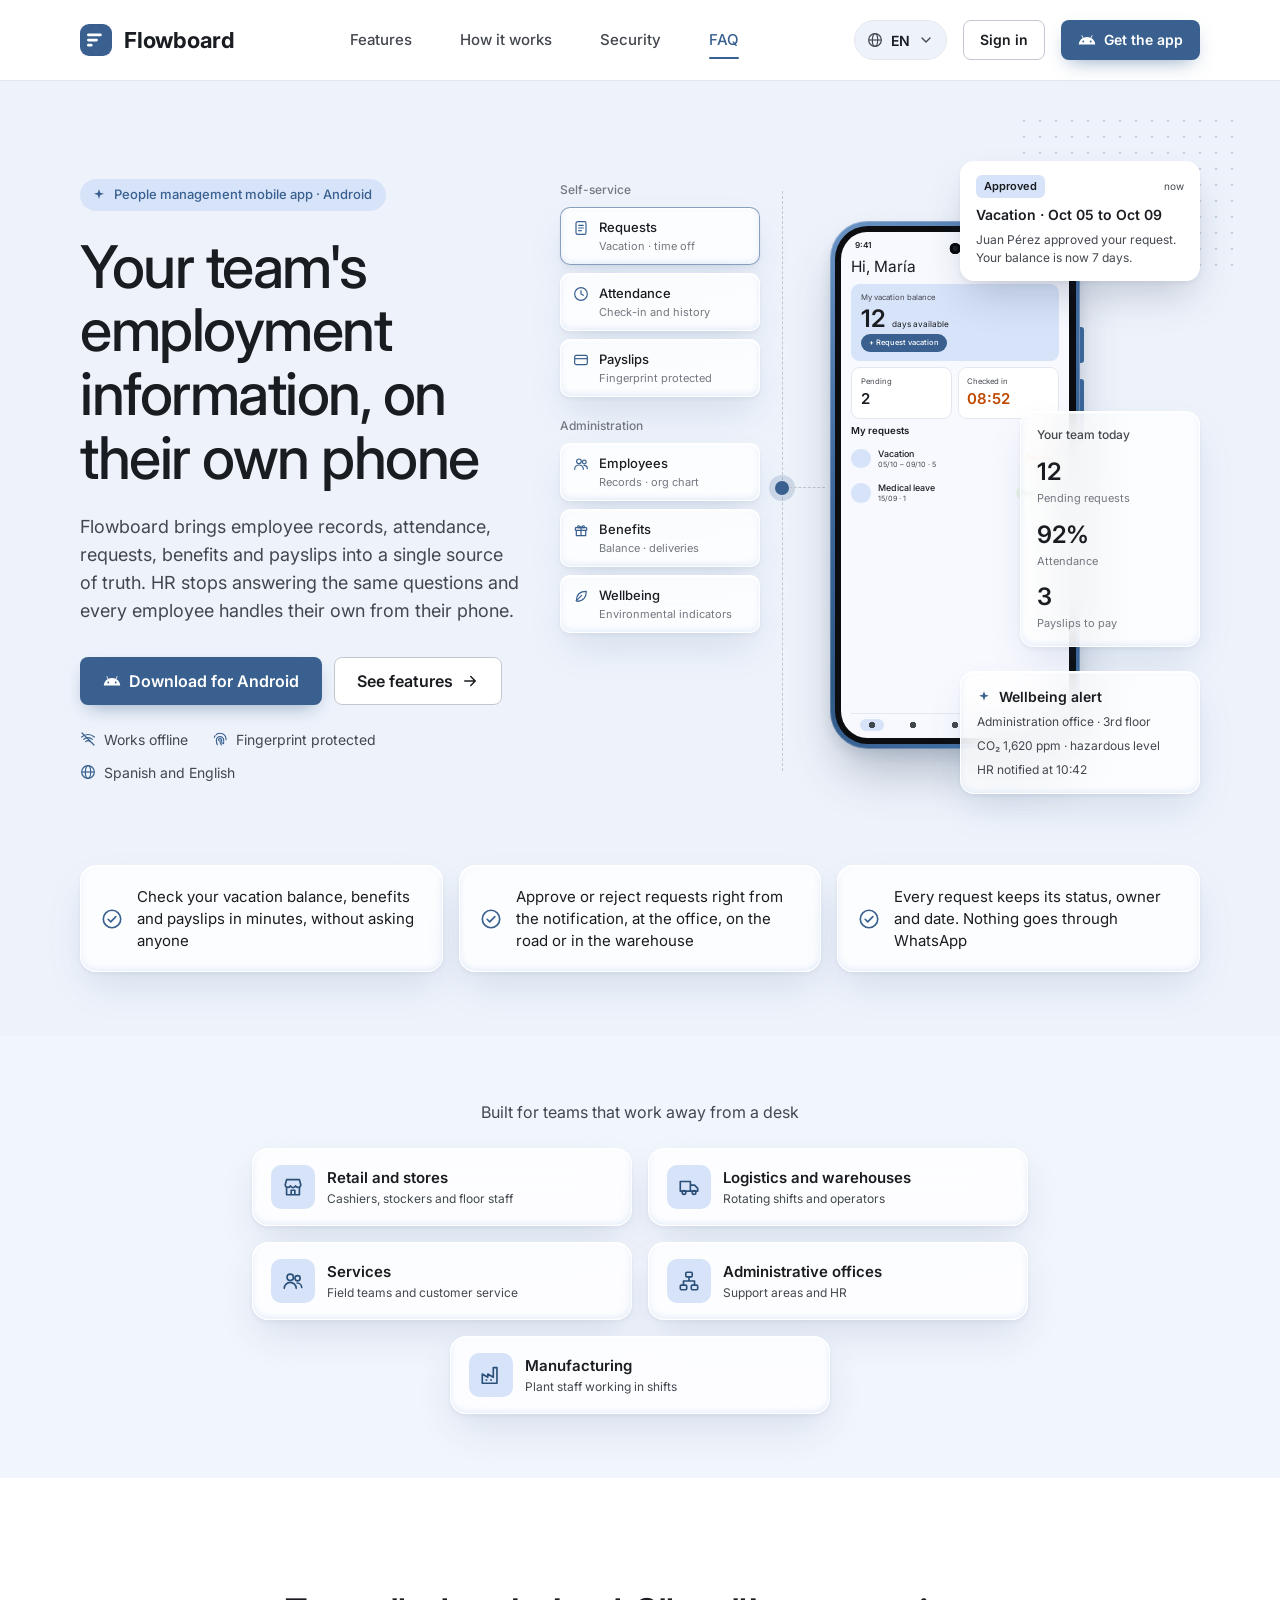
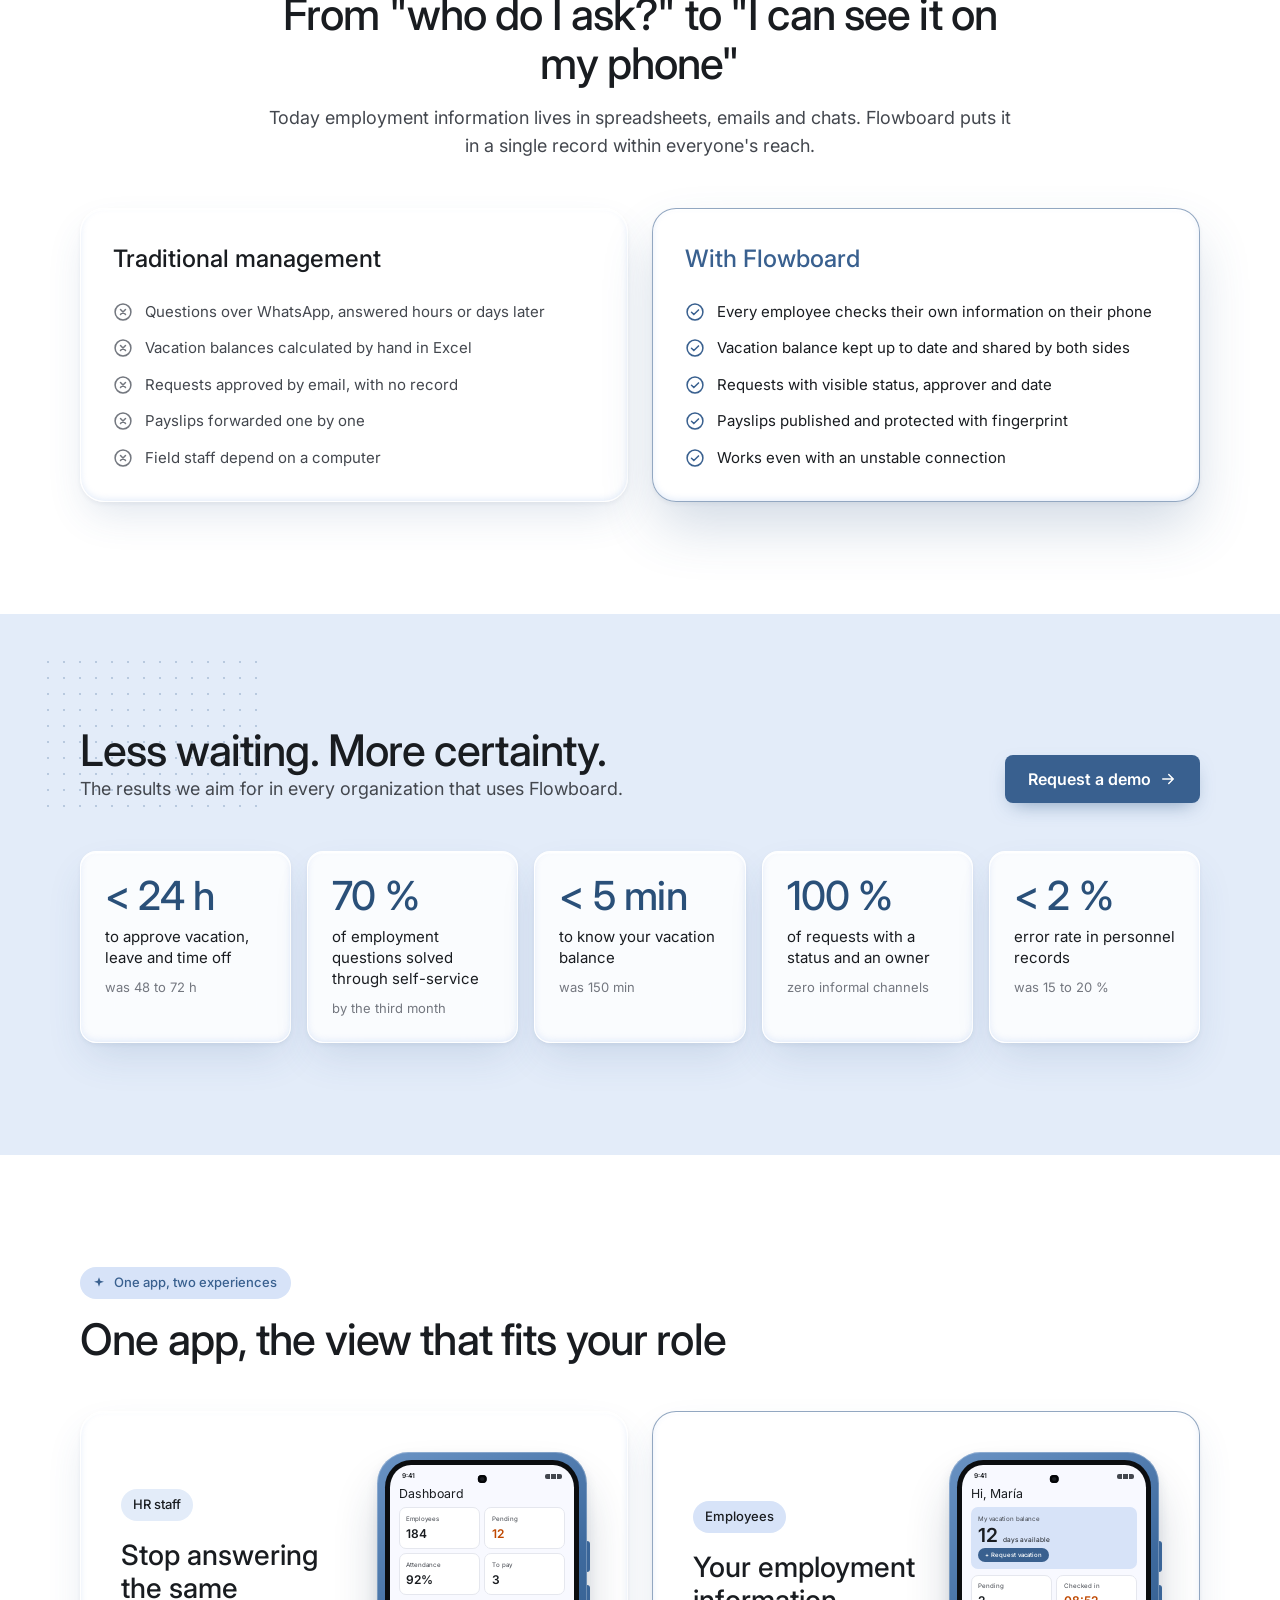
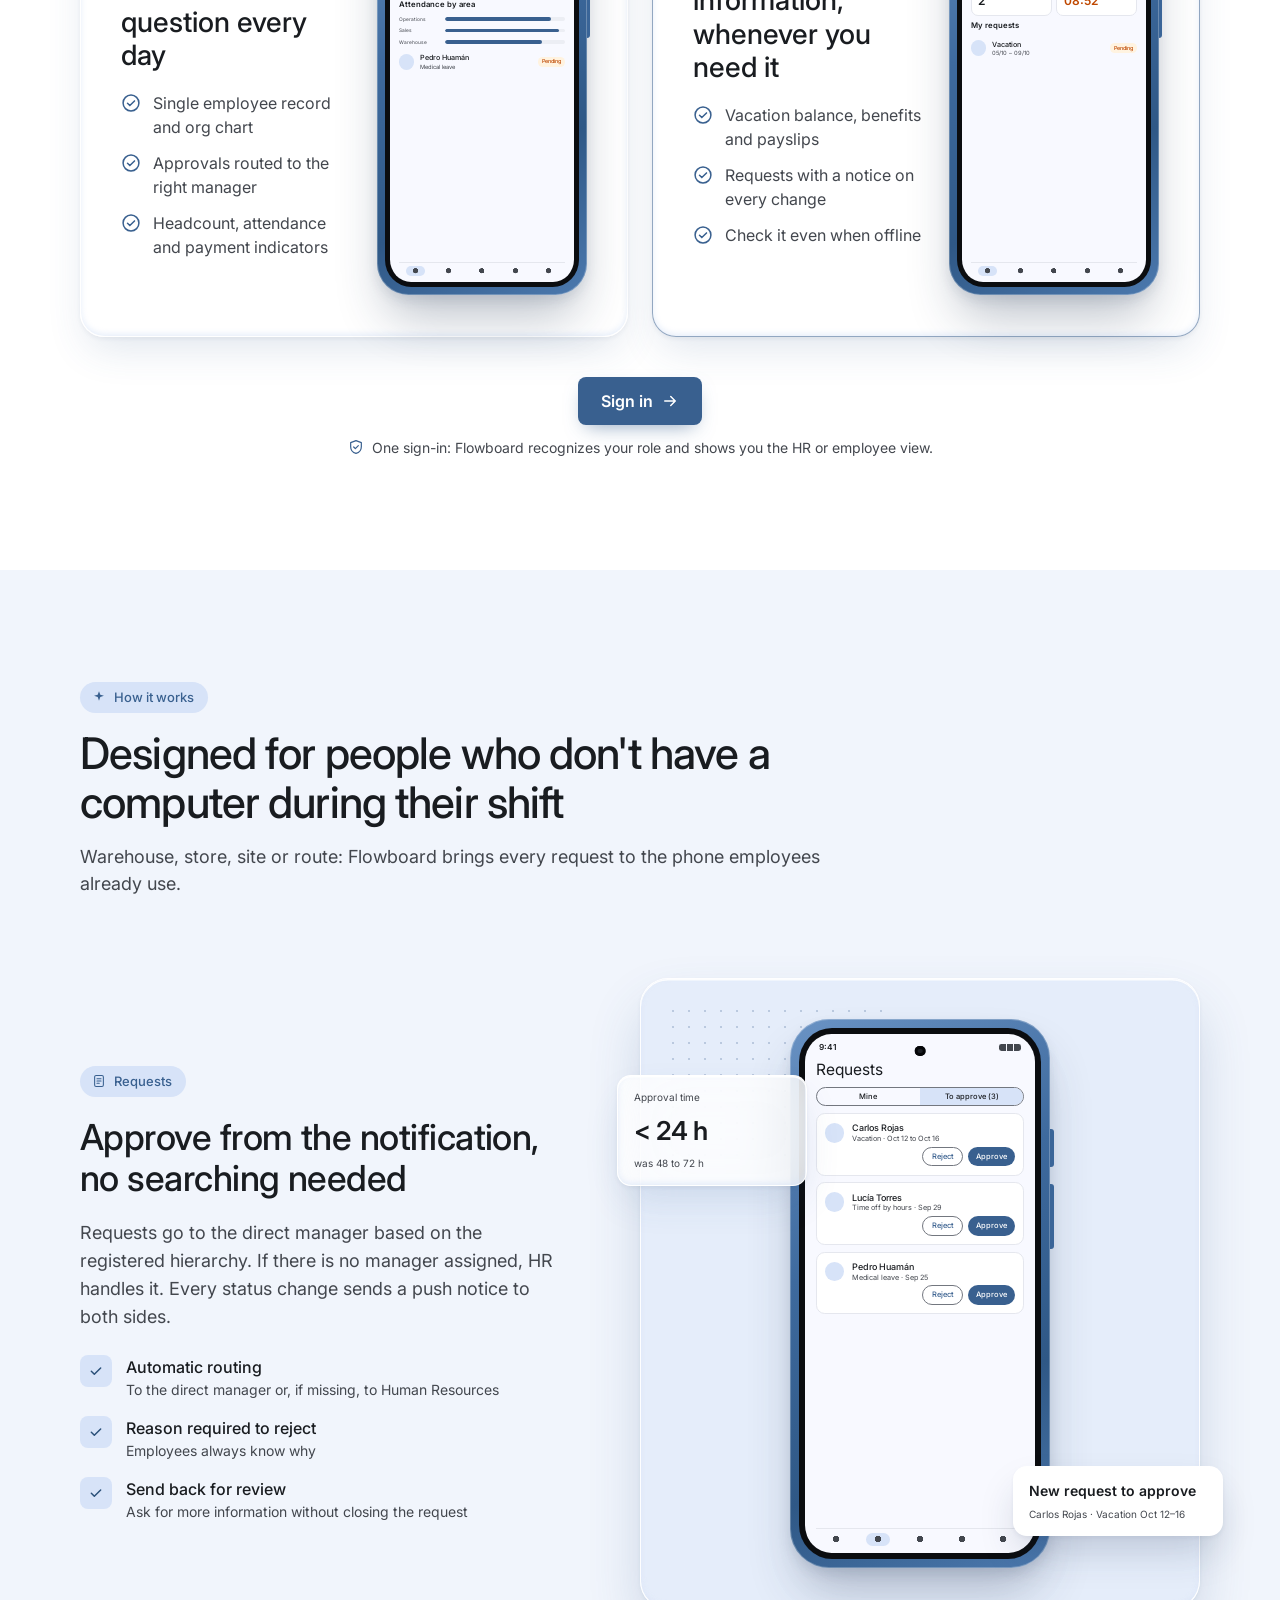
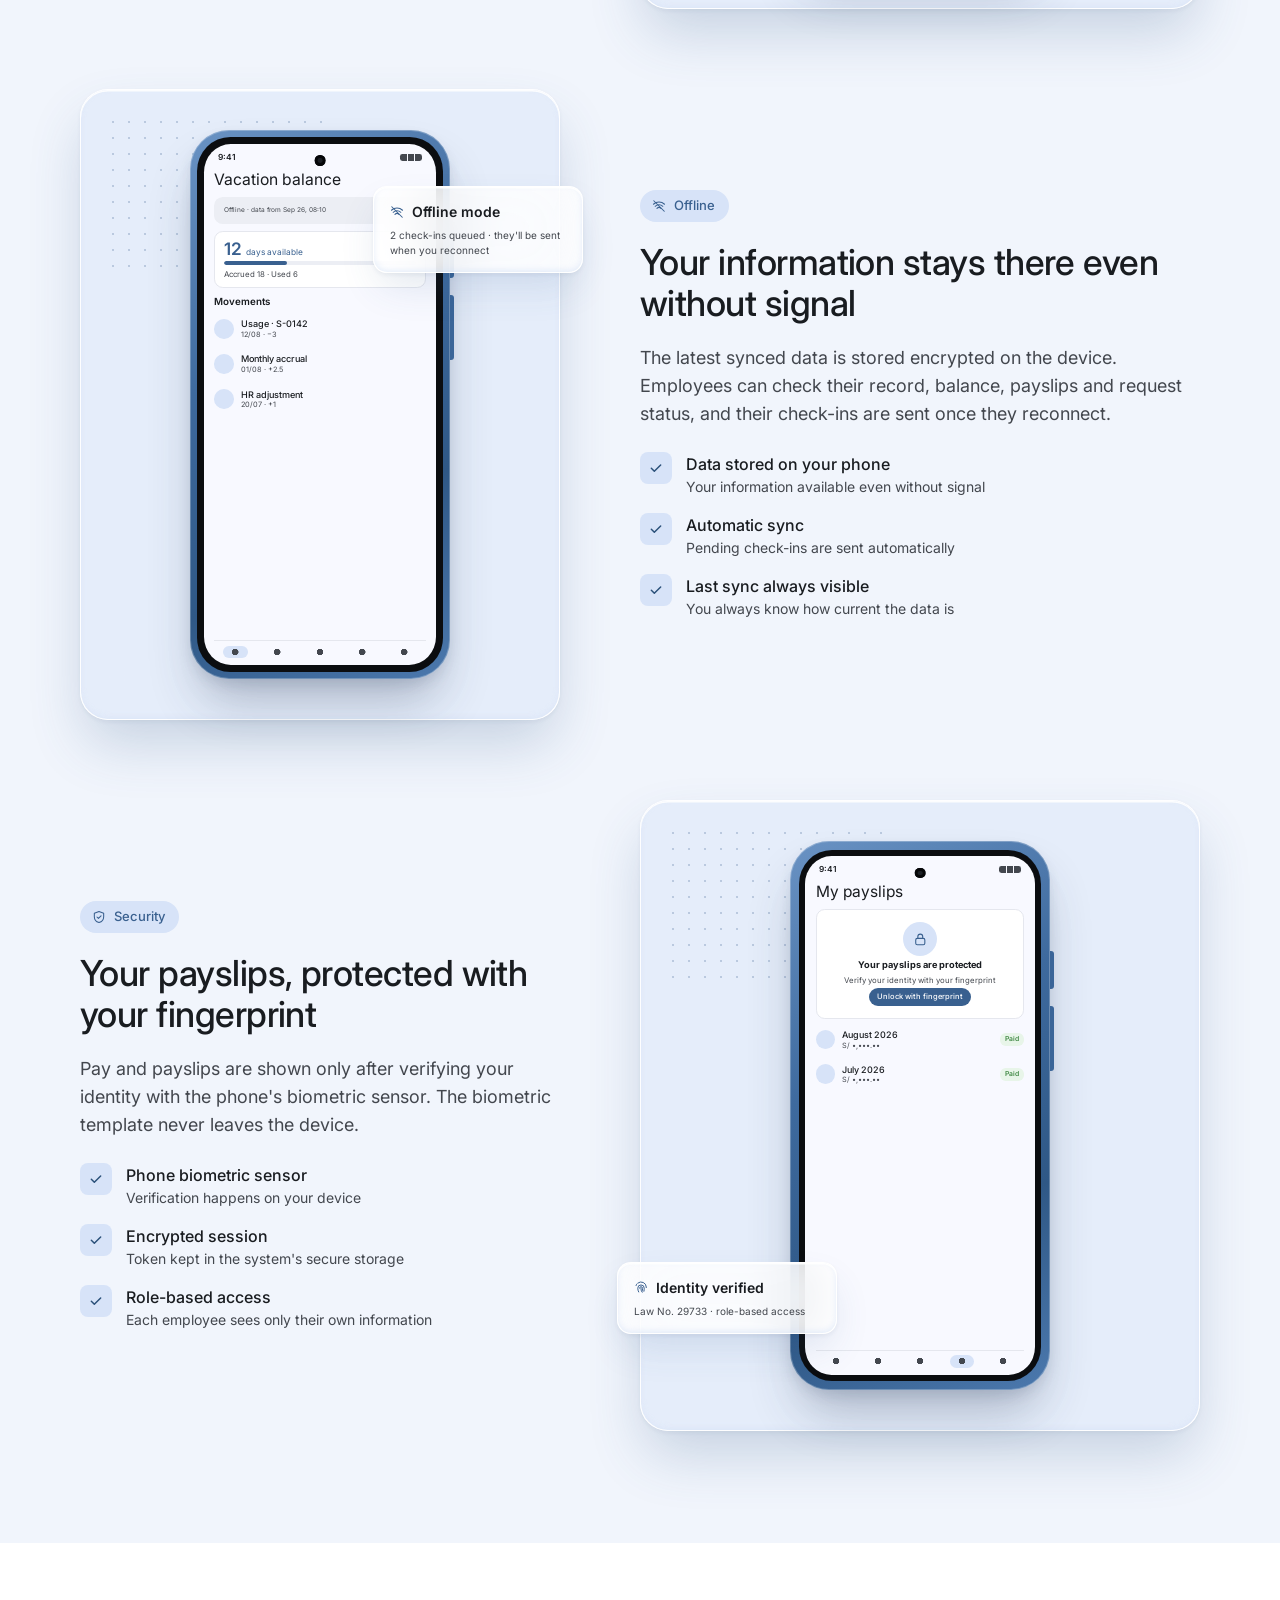
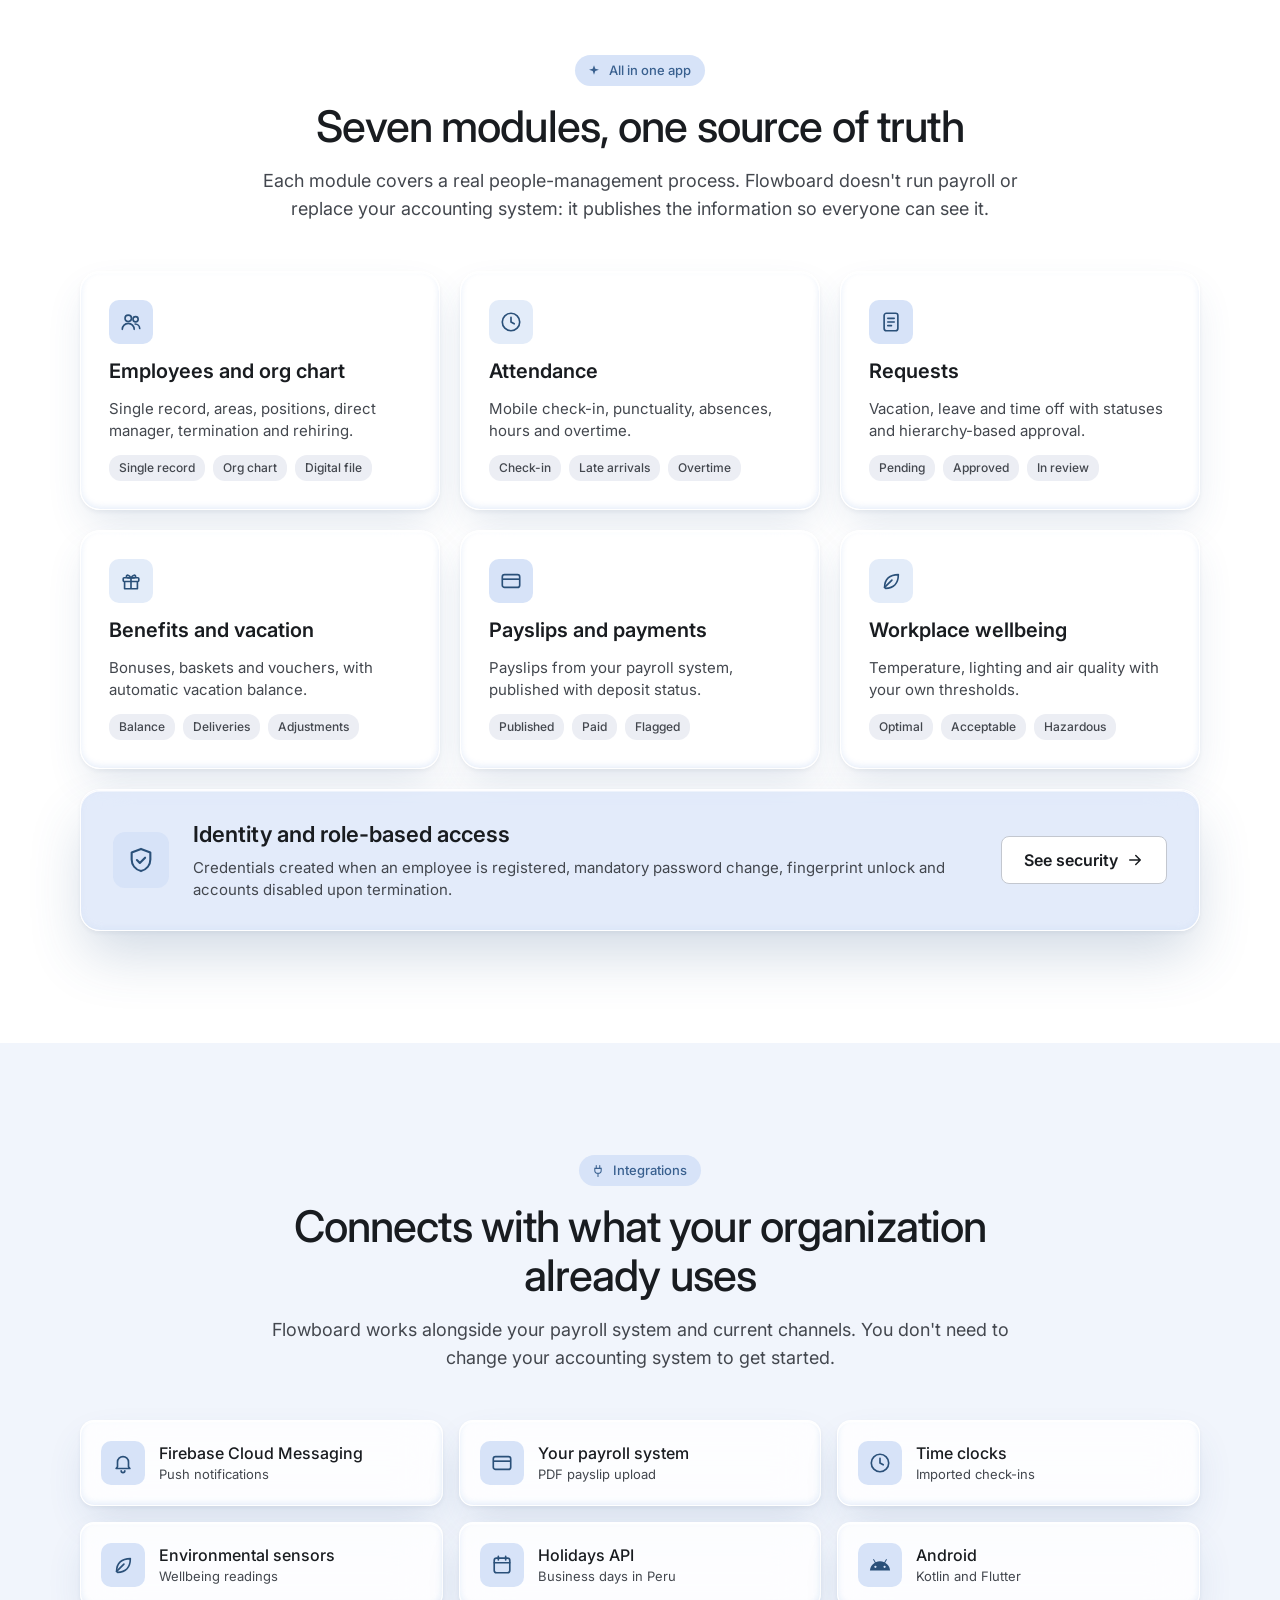
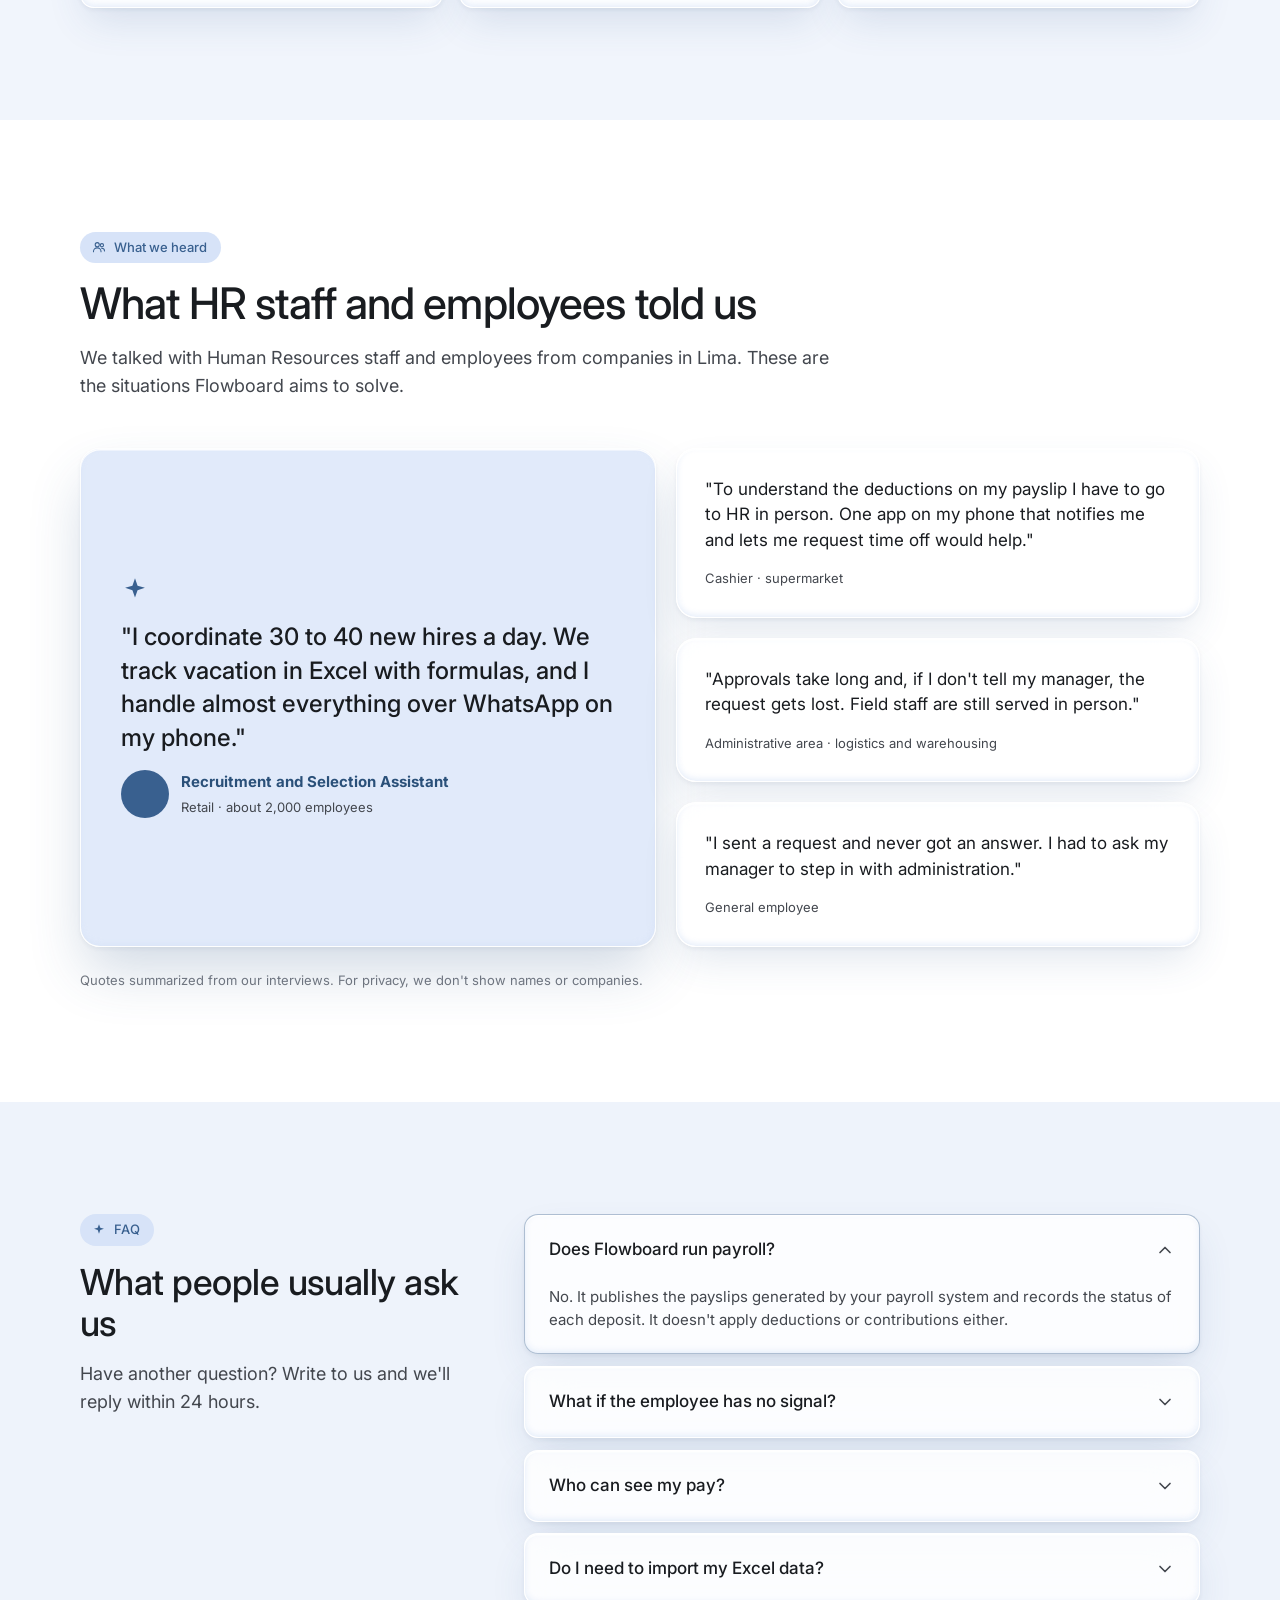
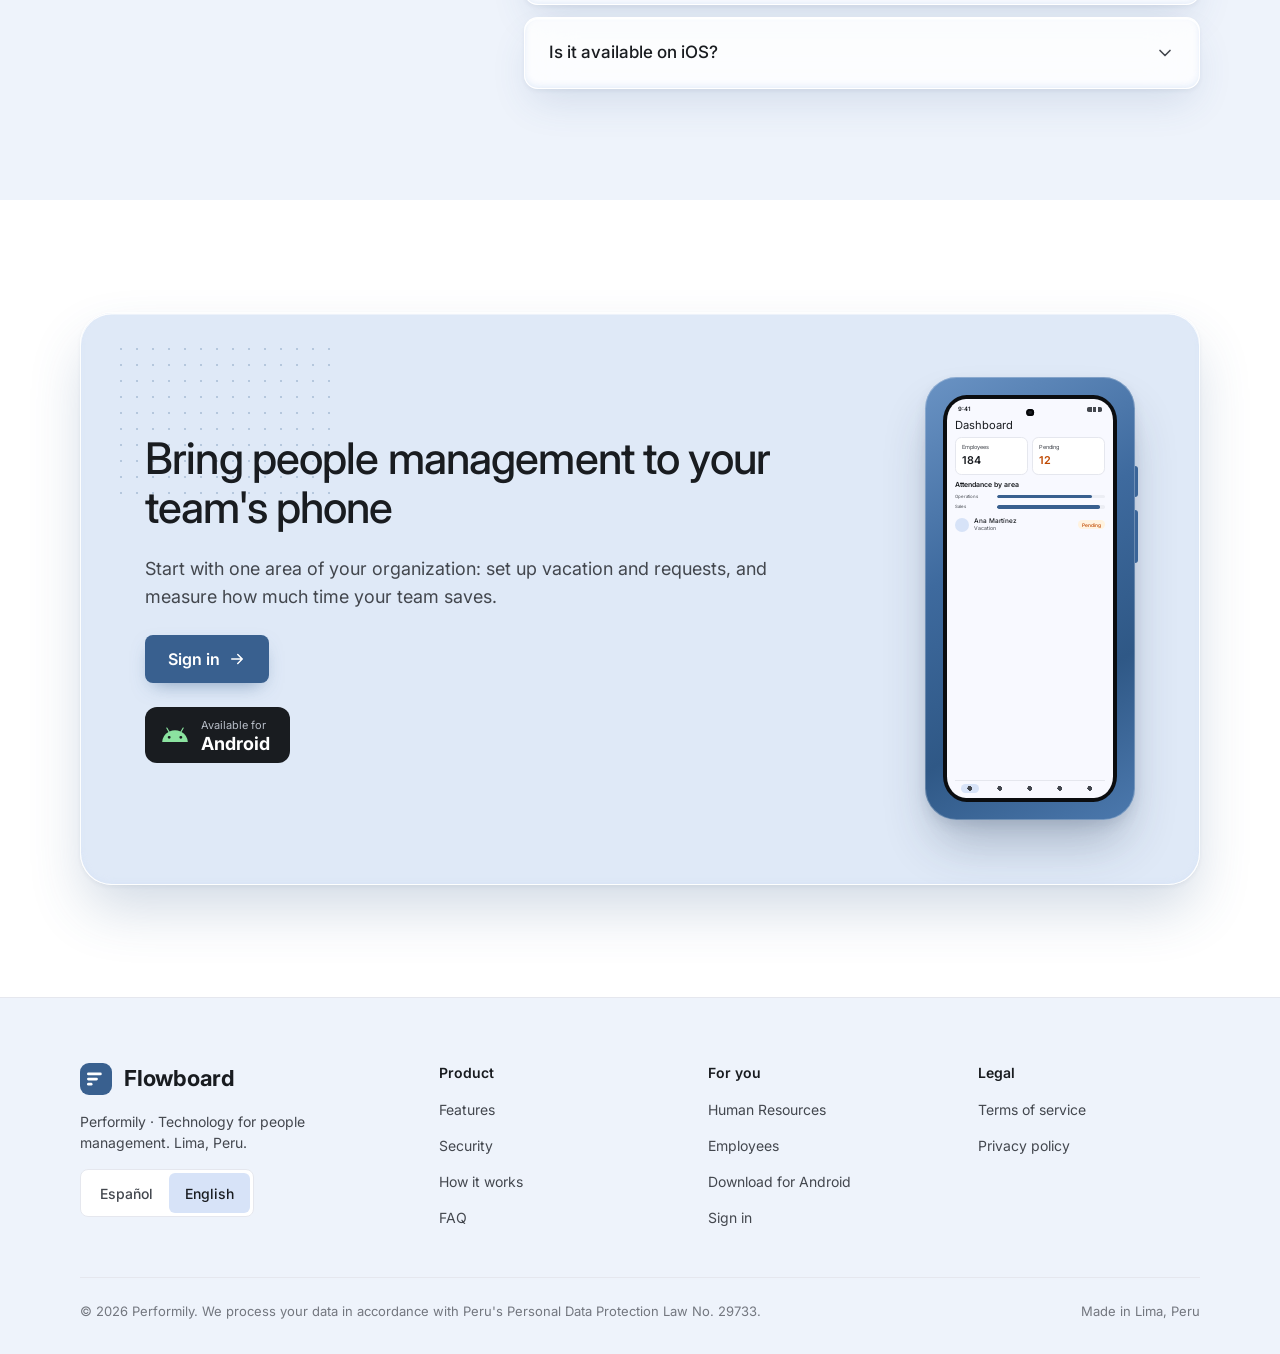
<file: index.html>
<!DOCTYPE html>
<html lang="es-419">
<head>
  <meta charset="UTF-8">
  <meta name="viewport" content="width=device-width, initial-scale=1">
  <title>Flowboard, gestión de personas desde el celular de tu equipo</title>
  <meta name="description" content="Flowboard reúne la ficha del colaborador, la asistencia, las solicitudes, los beneficios y las boletas en una sola app móvil para RR.HH. y colaboradores.">
  <meta name="keywords" content="recursos humanos, gestión de colaboradores, control de asistencia, saldo de vacaciones, solicitudes laborales, autogestión del colaborador, Flowboard">
  <meta name="author" content="Performily">
  <meta name="robots" content="index, follow">
  <link rel="icon" href="assets/img/favicon.svg" type="image/svg+xml">

  <link rel="preconnect" href="https://fonts.googleapis.com">
  <link rel="preconnect" href="https://fonts.gstatic.com" crossorigin>
  <link href="https://fonts.googleapis.com/css2?family=Inter:wght@400;500;600;700&display=swap" rel="stylesheet">

  <link rel="stylesheet" href="assets/css/base.css">
  <link rel="stylesheet" href="assets/css/header.css">
  <link rel="stylesheet" href="assets/css/device.css">
  <link rel="stylesheet" href="assets/css/hero.css">
  <link rel="stylesheet" href="assets/css/value.css">
  <link rel="stylesheet" href="assets/css/segments.css">
  <link rel="stylesheet" href="assets/css/features.css">
  <link rel="stylesheet" href="assets/css/closing.css">
  <link rel="stylesheet" href="assets/css/footer.css">
  <link rel="stylesheet" href="assets/css/animations.css">
</head>
<body>
  <a class="skip-link" href="#main" data-i18n="a11y.skip">Saltar al contenido principal</a>

  <header class="site-header" id="top">
    <div class="container site-header__inner">
      <a class="brand" href="#top" data-i18n-attr="aria-label:header.homeLabel" aria-label="Flowboard, ir al inicio">
        <img src="assets/img/logo.svg" alt="" width="32" height="32">
        <span>Flowboard</span>
      </a>

      <nav class="main-nav" data-i18n-attr="aria-label:header.navLabel" aria-label="Navegación principal">
        <ul class="main-nav__list">
          <li><a href="#funcionalidades" data-i18n="nav.features">Funcionalidades</a></li>
          <li><a href="#como-funciona" data-i18n="nav.how">Cómo funciona</a></li>
          <li><a href="#seguridad" data-i18n="nav.security">Seguridad</a></li>
          <li><a href="#preguntas" data-i18n="nav.faq">Preguntas</a></li>
        </ul>
      </nav>

      <div class="site-header__actions">
        <div class="lang-select" data-lang-select>
          <button class="lang-select__trigger" type="button" aria-haspopup="true" aria-expanded="false" aria-controls="lang-menu" data-i18n-attr="aria-label:header.langLabel" aria-label="Cambiar idioma">
            <svg aria-hidden="true"><use href="#i-globe"></use></svg>
            <span data-lang-current>ES</span>
            <svg class="lang-select__chevron" aria-hidden="true"><use href="#i-chevron-down"></use></svg>
          </button>
          <ul class="lang-select__menu glass" id="lang-menu" role="menu" hidden>
            <li role="none">
              <button type="button" role="menuitemradio" aria-checked="true" data-set-lang="es">
                <span><strong>Español (Latinoamérica)</strong><small>es_419</small></span>
                <svg aria-hidden="true"><use href="#i-check"></use></svg>
              </button>
            </li>
            <li role="none">
              <button type="button" role="menuitemradio" aria-checked="false" data-set-lang="en">
                <span><strong>English (United States)</strong><small>en_US</small></span>
                <svg aria-hidden="true"><use href="#i-check"></use></svg>
              </button>
            </li>
          </ul>
        </div>
        <a class="btn btn--secondary btn--sm hide-mobile" href="#acceso" data-i18n="header.login">Iniciar sesión</a>
        <a class="btn btn--primary btn--sm hide-mobile" href="#descargar">
          <svg aria-hidden="true"><use href="#i-android"></use></svg>
          <span data-i18n="header.download">Descargar app</span>
        </a>
        <button class="menu-toggle" type="button" aria-expanded="false" aria-controls="mobile-menu" data-i18n-attr="aria-label:header.openMenu" aria-label="Abrir menú">
          <svg class="menu-toggle__open" aria-hidden="true"><use href="#i-menu"></use></svg>
          <svg class="menu-toggle__close" aria-hidden="true"><use href="#i-close"></use></svg>
        </button>
      </div>
    </div>

    <div class="mobile-menu" id="mobile-menu" hidden>
      <ul class="mobile-menu__list">
        <li><a href="#funcionalidades" data-i18n="nav.features">Funcionalidades</a></li>
        <li><a href="#como-funciona" data-i18n="nav.how">Cómo funciona</a></li>
        <li><a href="#seguridad" data-i18n="nav.security">Seguridad</a></li>
        <li><a href="#preguntas" data-i18n="nav.faq">Preguntas</a></li>
      </ul>
      <p class="mobile-menu__label" data-i18n="header.language">Idioma</p>
      <div class="lang-toggle" role="group" data-i18n-attr="aria-label:header.langLabel" aria-label="Cambiar idioma">
        <button type="button" data-set-lang="es" aria-pressed="true">Español</button>
        <button type="button" data-set-lang="en" aria-pressed="false">English</button>
      </div>
      <div class="mobile-menu__actions">
        <a class="btn btn--primary btn--block" href="#descargar">
          <svg aria-hidden="true"><use href="#i-android"></use></svg>
          <span data-i18n="hero.ctaDownload">Descargar para Android</span>
        </a>
        <a class="btn btn--secondary btn--block" href="#acceso" data-i18n="header.login">Iniciar sesión</a>
      </div>
    </div>
  </header>

  <main id="main" tabindex="-1">

    <section class="hero section section--blue" aria-labelledby="hero-title">
      <span class="dots hero__dots" aria-hidden="true"></span>
      <div class="container hero__grid">
        <div class="hero__copy">
          <span class="eyebrow">
            <svg aria-hidden="true"><use href="#i-sparkle"></use></svg>
            <span data-i18n="hero.eyebrow">App móvil de gestión de personas · Android</span>
          </span>
          <h1 class="title-xl" id="hero-title" data-i18n="hero.title">La información laboral de tu equipo, en su propio celular</h1>
          <p class="lead" data-i18n="hero.lead">Flowboard reúne la ficha del colaborador, la asistencia, las solicitudes, los beneficios y las boletas en una sola fuente de verdad. RR.HH. deja de responder consultas repetitivas y cada colaborador resuelve lo suyo desde su teléfono.</p>
          <div class="hero__actions" id="descargar">
            <a class="btn btn--primary" href="#acceso">
              <svg aria-hidden="true"><use href="#i-android"></use></svg>
              <span data-i18n="hero.ctaDownload">Descargar para Android</span>
            </a>
            <a class="btn btn--secondary" href="#funcionalidades">
              <span data-i18n="hero.ctaFeatures">Ver funcionalidades</span>
              <svg aria-hidden="true"><use href="#i-arrow"></use></svg>
            </a>
          </div>
          <ul class="hero__trust">
            <li><svg aria-hidden="true"><use href="#i-wifi"></use></svg><span data-i18n="hero.trustOffline">Funciona sin conexión</span></li>
            <li><svg aria-hidden="true"><use href="#i-fingerprint"></use></svg><span data-i18n="hero.trustBiometric">Protegido con huella</span></li>
            <li><svg aria-hidden="true"><use href="#i-globe"></use></svg><span data-i18n="hero.trustLang">Español e inglés</span></li>
          </ul>
        </div>

        <div class="hero__visual">
          <div class="hero__modules" aria-hidden="true">
            <p class="hero__modules-label" data-i18n="hero.modSelf">Autogestión</p>
            <div class="module-chip glass module-chip--active"><svg><use href="#i-request"></use></svg><span><strong data-i18n="mod.requests">Solicitudes</strong><small data-i18n="hero.modRequestsSub">Vacaciones · permisos</small></span></div>
            <div class="module-chip glass"><svg><use href="#i-clock"></use></svg><span><strong data-i18n="mod.attendance">Asistencia</strong><small data-i18n="hero.modAttendanceSub">Marcación e historial</small></span></div>
            <div class="module-chip glass"><svg><use href="#i-card"></use></svg><span><strong data-i18n="mod.payslips">Boletas</strong><small data-i18n="hero.modPayslipsSub">Protegidas con huella</small></span></div>
            <p class="hero__modules-label" data-i18n="hero.modAdmin">Administración</p>
            <div class="module-chip glass"><svg><use href="#i-people"></use></svg><span><strong data-i18n="mod.employees">Colaboradores</strong><small data-i18n="hero.modEmployeesSub">Ficha · organigrama</small></span></div>
            <div class="module-chip glass"><svg><use href="#i-gift"></use></svg><span><strong data-i18n="mod.benefits">Beneficios</strong><small data-i18n="hero.modBenefitsSub">Saldo · entregas</small></span></div>
            <div class="module-chip glass"><svg><use href="#i-leaf"></use></svg><span><strong data-i18n="mod.wellbeing">Bienestar</strong><small data-i18n="hero.modWellbeingSub">Indicadores ambientales</small></span></div>
          </div>

          <span class="hero__line" aria-hidden="true"><span class="hero__node"></span></span>

          <div class="hero__phone">
            <figure class="device" role="img" data-i18n-attr="aria-label:screen.homeAlt" aria-label="Pantalla de inicio del colaborador en Flowboard">
              <div class="device__screen" aria-hidden="true">
                <div class="app">
                  <div class="app__status"><span>9:41</span><span class="app__status-icons"></span></div>
                  <p class="app__title" data-i18n="screen.homeHello">Hola, María</p>
                  <div class="app__card app__card--tint">
                    <p class="app__label" data-i18n="screen.homeBalance">Mi saldo de vacaciones</p>
                    <p class="app__big">12 <small data-i18n="screen.homeDays">días disponibles</small></p>
                    <span class="app__btn">+ <span data-i18n="screen.homeRequest">Solicitar vacaciones</span></span>
                  </div>
                  <div class="app__grid2">
                    <div class="app__card"><p class="app__label" data-i18n="screen.homePending">Pendientes</p><p class="app__stat">2</p></div>
                    <div class="app__card"><p class="app__label" data-i18n="screen.homeCheckin">Entrada hoy</p><p class="app__stat app__stat--warn">08:52</p></div>
                  </div>
                  <p class="app__section" data-i18n="screen.homeMyRequests">Mis solicitudes</p>
                  <div class="app__item"><span class="app__avatar"></span><span class="app__item-text"><strong data-i18n="screen.vacation">Vacaciones</strong><small>05/10 – 09/10 · 5</small></span><span class="app__chip app__chip--pending" data-i18n="status.pending">Pendiente</span></div>
                  <div class="app__item"><span class="app__avatar"></span><span class="app__item-text"><strong data-i18n="screen.medical">Descanso médico</strong><small>15/09 · 1</small></span><span class="app__chip app__chip--approved" data-i18n="status.approved">Aprobado</span></div>
                  <div class="app__spacer"></div>
                  <div class="app__nav"><span class="is-active"></span><span></span><span></span><span></span><span></span></div>
                </div>
              </div>
            </figure>
          </div>

          <div class="float-card float-card--notif" aria-hidden="true">
            <div class="float-card__row"><span class="tag" data-i18n="status.approvedF">Aprobada</span><small data-i18n="hero.now">ahora</small></div>
            <strong data-i18n="hero.notifTitle">Vacaciones · 05/10 al 09/10</strong>
            <p data-i18n="hero.notifBody">Juan Pérez aprobó tu solicitud. Tu saldo se actualizó a 7 días.</p>
          </div>

          <div class="float-card float-card--team glass" aria-hidden="true">
            <p class="float-card__caption" data-i18n="hero.teamTitle">Hoy en tu equipo</p>
            <p><strong>12</strong><small data-i18n="hero.teamPending">Solicitudes pendientes</small></p>
            <p><strong>92%</strong><small data-i18n="hero.teamAttendance">Asistencia</small></p>
            <p><strong>3</strong><small data-i18n="hero.teamPayslips">Boletas por pagar</small></p>
          </div>

          <div class="float-card float-card--alert glass" aria-hidden="true">
            <p class="float-card__head"><svg><use href="#i-sparkle"></use></svg><strong data-i18n="hero.alertTitle">Alerta de bienestar</strong></p>
            <p data-i18n="hero.alert1">Oficina Administración · piso 3</p>
            <p data-i18n="hero.alert2">CO₂ 1,620 ppm · nivel peligroso</p>
            <p data-i18n="hero.alert3">Aviso enviado a RR.HH. 10:42</p>
          </div>
        </div>
      </div>

      <div class="container">
        <ul class="hero__highlights">
          <li class="glass"><svg aria-hidden="true"><use href="#i-check-circle"></use></svg><span data-i18n="hero.high1">Consulta tu saldo de vacaciones, tus beneficios y tus boletas en minutos, sin preguntarle a nadie</span></li>
          <li class="glass"><svg aria-hidden="true"><use href="#i-check-circle"></use></svg><span data-i18n="hero.high2">Aprueba o rechaza solicitudes desde la notificación, estés en la oficina, en ruta o en almacén</span></li>
          <li class="glass"><svg aria-hidden="true"><use href="#i-check-circle"></use></svg><span data-i18n="hero.high3">Cada trámite queda con su estado, su responsable y su fecha. Nada circula por WhatsApp</span></li>
        </ul>
      </div>
    </section>

    <section class="sectors section section--soft" aria-labelledby="sectors-title">
      <div class="container">
        <h2 class="sectors__title" id="sectors-title" data-i18n="sectors.title">Pensado para equipos que trabajan lejos de un escritorio</h2>
        <ul class="sectors__list">
          <li class="sector glass"><span class="icon-box"><svg aria-hidden="true"><use href="#i-store"></use></svg></span><span><strong data-i18n="sectors.retail">Retail y tiendas</strong><small data-i18n="sectors.retailSub">Cajeros, repositores y personal de piso</small></span></li>
          <li class="sector glass"><span class="icon-box"><svg aria-hidden="true"><use href="#i-truck"></use></svg></span><span><strong data-i18n="sectors.logistics">Logística y almacenes</strong><small data-i18n="sectors.logisticsSub">Turnos rotativos y operarios</small></span></li>
          <li class="sector glass"><span class="icon-box"><svg aria-hidden="true"><use href="#i-people"></use></svg></span><span><strong data-i18n="sectors.services">Servicios</strong><small data-i18n="sectors.servicesSub">Equipos en campo y atención al cliente</small></span></li>
          <li class="sector glass"><span class="icon-box"><svg aria-hidden="true"><use href="#i-org"></use></svg></span><span><strong data-i18n="sectors.offices">Oficinas administrativas</strong><small data-i18n="sectors.officesSub">Áreas de soporte y RR.HH.</small></span></li>
          <li class="sector glass"><span class="icon-box"><svg aria-hidden="true"><use href="#i-factory"></use></svg></span><span><strong data-i18n="sectors.manufacturing">Manufactura</strong><small data-i18n="sectors.manufacturingSub">Personal de planta por turnos</small></span></li>
        </ul>
      </div>
    </section>

    <section class="compare section section--white" aria-labelledby="compare-title">
      <div class="container">
        <div class="section-head section-head--center">
          <h2 class="title-lg" id="compare-title" data-i18n="compare.title">De "¿a quién le pregunto?" a "lo veo en mi celular"</h2>
          <p class="lead" data-i18n="compare.lead">Hoy la información laboral vive en hojas de cálculo, correos y chats. Flowboard la ordena en un solo registro y la pone al alcance de cada persona.</p>
        </div>
        <div class="compare__grid">
          <article class="compare__card glass">
            <h3 data-i18n="compare.beforeTitle">Gestión tradicional</h3>
            <ul class="compare__list compare__list--before">
              <li><svg aria-hidden="true"><use href="#i-x-circle"></use></svg><span data-i18n="compare.before1">Consultas por WhatsApp y respuestas horas o días después</span></li>
              <li><svg aria-hidden="true"><use href="#i-x-circle"></use></svg><span data-i18n="compare.before2">Saldos de vacaciones calculados a mano en Excel</span></li>
              <li><svg aria-hidden="true"><use href="#i-x-circle"></use></svg><span data-i18n="compare.before3">Solicitudes aprobadas por correo, sin registro</span></li>
              <li><svg aria-hidden="true"><use href="#i-x-circle"></use></svg><span data-i18n="compare.before4">Boletas reenviadas una por una</span></li>
              <li><svg aria-hidden="true"><use href="#i-x-circle"></use></svg><span data-i18n="compare.before5">El personal de campo depende de una computadora</span></li>
            </ul>
          </article>
          <article class="compare__card compare__card--after glass glass--strong glass--highlight">
            <h3 data-i18n="compare.afterTitle">Con Flowboard</h3>
            <ul class="compare__list">
              <li><svg aria-hidden="true"><use href="#i-check-circle"></use></svg><span data-i18n="compare.after1">Cada colaborador consulta lo suyo desde su teléfono</span></li>
              <li><svg aria-hidden="true"><use href="#i-check-circle"></use></svg><span data-i18n="compare.after2">Saldo de vacaciones actualizado y compartido por ambas partes</span></li>
              <li><svg aria-hidden="true"><use href="#i-check-circle"></use></svg><span data-i18n="compare.after3">Solicitudes con estado, aprobador y fecha visibles</span></li>
              <li><svg aria-hidden="true"><use href="#i-check-circle"></use></svg><span data-i18n="compare.after4">Boletas publicadas y protegidas con huella</span></li>
              <li><svg aria-hidden="true"><use href="#i-check-circle"></use></svg><span data-i18n="compare.after5">Funciona incluso con conexión intermitente</span></li>
            </ul>
          </article>
        </div>
      </div>
    </section>

    <section class="metrics section section--blue-2" aria-labelledby="metrics-title">
      <span class="dots metrics__dots" aria-hidden="true"></span>
      <div class="container">
        <div class="section-head section-head--row">
          <div>
            <h2 class="title-lg" id="metrics-title" data-i18n="metrics.title">Menos espera. Más certeza.</h2>
            <p class="lead" data-i18n="metrics.lead">Resultados que buscamos en cada organización que usa Flowboard.</p>
          </div>
          <a class="btn btn--primary" href="#acceso">
            <span data-i18n="metrics.cta">Solicitar una demostración</span>
            <svg aria-hidden="true"><use href="#i-arrow"></use></svg>
          </a>
        </div>
        <ul class="metrics__grid">
          <li class="metric glass"><strong>&lt; 24 h</strong><span data-i18n="metrics.m1">para aprobar vacaciones, licencias y permisos</span><small data-i18n="metrics.m1Sub">antes 48 a 72 h</small></li>
          <li class="metric glass"><strong>70 %</strong><span data-i18n="metrics.m2">de consultas laborales resueltas en autoservicio</span><small data-i18n="metrics.m2Sub">al tercer mes</small></li>
          <li class="metric glass"><strong>&lt; 5 min</strong><span data-i18n="metrics.m3">para conocer tu saldo de vacaciones</span><small data-i18n="metrics.m3Sub">antes 150 min</small></li>
          <li class="metric glass"><strong>100 %</strong><span data-i18n="metrics.m4">de solicitudes con estado y responsable</span><small data-i18n="metrics.m4Sub">cero canales informales</small></li>
          <li class="metric glass"><strong>&lt; 2 %</strong><span data-i18n="metrics.m5">de error en registros de personal</span><small data-i18n="metrics.m5Sub">antes 15 a 20 %</small></li>
        </ul>
      </div>
    </section>

    <section class="segments section section--white" id="como-funciona" aria-labelledby="segments-title">
      <div class="container">
        <div class="section-head">
          <span class="eyebrow">
            <svg aria-hidden="true"><use href="#i-sparkle"></use></svg>
            <span data-i18n="segments.eyebrow">Una app, dos experiencias</span>
          </span>
          <h2 class="title-lg" id="segments-title" data-i18n="segments.title">Una sola app, la vista que te corresponde</h2>
        </div>

        <div class="segments__grid">
          <article class="segment glass">
            <div class="segment__copy">
              <span class="segment__tag" data-i18n="segments.hrTag">Personal de RR.HH.</span>
              <h3 data-i18n="segments.hrTitle">Deja de responder la misma consulta todos los días</h3>
              <ul class="check-list">
                <li><svg aria-hidden="true"><use href="#i-check-circle"></use></svg><span data-i18n="segments.hr1">Ficha única del colaborador y organigrama</span></li>
                <li><svg aria-hidden="true"><use href="#i-check-circle"></use></svg><span data-i18n="segments.hr2">Aprobaciones dirigidas al jefe correcto</span></li>
                <li><svg aria-hidden="true"><use href="#i-check-circle"></use></svg><span data-i18n="segments.hr3">Indicadores de personal, asistencia y pagos</span></li>
              </ul>
            </div>
            <figure class="device device--sm" role="img" data-i18n-attr="aria-label:screen.hrAlt" aria-label="Panel de Recursos Humanos en Flowboard">
              <div class="device__screen" aria-hidden="true">
                <div class="app">
                  <div class="app__status"><span>9:41</span><span class="app__status-icons"></span></div>
                  <p class="app__title" data-i18n="screen.hrTitle">Panel</p>
                  <div class="app__grid2">
                    <div class="app__card"><p class="app__label" data-i18n="screen.hrEmployees">Colaboradores</p><p class="app__stat">184</p></div>
                    <div class="app__card"><p class="app__label" data-i18n="screen.homePending">Pendientes</p><p class="app__stat app__stat--warn">12</p></div>
                    <div class="app__card"><p class="app__label" data-i18n="screen.hrAttendance">Asistencia</p><p class="app__stat">92%</p></div>
                    <div class="app__card"><p class="app__label" data-i18n="screen.hrToPay">Por pagar</p><p class="app__stat">3</p></div>
                  </div>
                  <p class="app__section" data-i18n="screen.hrByArea">Asistencia por área</p>
                  <div class="app__bar"><small data-i18n="screen.areaOps">Operaciones</small><span style="--v:88%"></span></div>
                  <div class="app__bar"><small data-i18n="screen.areaSales">Comercial</small><span style="--v:95%"></span></div>
                  <div class="app__bar"><small data-i18n="screen.areaWarehouse">Almacén</small><span style="--v:81%"></span></div>
                  <div class="app__item"><span class="app__avatar"></span><span class="app__item-text"><strong>Pedro Huamán</strong><small data-i18n="screen.medical">Descanso médico</small></span><span class="app__chip app__chip--pending" data-i18n="status.pending">Pendiente</span></div>
                  <div class="app__spacer"></div>
                  <div class="app__nav"><span class="is-active"></span><span></span><span></span><span></span><span></span></div>
                </div>
              </div>
            </figure>
          </article>

          <article class="segment glass glass--highlight">
            <div class="segment__copy">
              <span class="segment__tag segment__tag--primary" data-i18n="segments.empTag">Colaboradores</span>
              <h3 data-i18n="segments.empTitle">Tu información laboral, cuando la necesites</h3>
              <ul class="check-list">
                <li><svg aria-hidden="true"><use href="#i-check-circle"></use></svg><span data-i18n="segments.emp1">Saldo de vacaciones, beneficios y boletas</span></li>
                <li><svg aria-hidden="true"><use href="#i-check-circle"></use></svg><span data-i18n="segments.emp2">Solicitudes con aviso en cada cambio</span></li>
                <li><svg aria-hidden="true"><use href="#i-check-circle"></use></svg><span data-i18n="segments.emp3">Consulta incluso sin conexión</span></li>
              </ul>
            </div>
            <figure class="device device--sm" role="img" data-i18n-attr="aria-label:screen.homeAlt" aria-label="Pantalla de inicio del colaborador en Flowboard">
              <div class="device__screen" aria-hidden="true">
                <div class="app">
                  <div class="app__status"><span>9:41</span><span class="app__status-icons"></span></div>
                  <p class="app__title" data-i18n="screen.homeHello">Hola, María</p>
                  <div class="app__card app__card--tint">
                    <p class="app__label" data-i18n="screen.homeBalance">Mi saldo de vacaciones</p>
                    <p class="app__big">12 <small data-i18n="screen.homeDays">días disponibles</small></p>
                    <span class="app__btn">+ <span data-i18n="screen.homeRequest">Solicitar vacaciones</span></span>
                  </div>
                  <div class="app__grid2">
                    <div class="app__card"><p class="app__label" data-i18n="screen.homePending">Pendientes</p><p class="app__stat">2</p></div>
                    <div class="app__card"><p class="app__label" data-i18n="screen.homeCheckin">Entrada hoy</p><p class="app__stat app__stat--warn">08:52</p></div>
                  </div>
                  <p class="app__section" data-i18n="screen.homeMyRequests">Mis solicitudes</p>
                  <div class="app__item"><span class="app__avatar"></span><span class="app__item-text"><strong data-i18n="screen.vacation">Vacaciones</strong><small>05/10 – 09/10</small></span><span class="app__chip app__chip--pending" data-i18n="status.pending">Pendiente</span></div>
                  <div class="app__spacer"></div>
                  <div class="app__nav"><span class="is-active"></span><span></span><span></span><span></span><span></span></div>
                </div>
              </div>
            </figure>
          </article>
        </div>

        <div class="segments__access" id="acceso">
          <a class="btn btn--primary" href="#descargar">
            <span data-i18n="header.login">Iniciar sesión</span>
            <svg aria-hidden="true"><use href="#i-arrow"></use></svg>
          </a>
          <p><svg aria-hidden="true"><use href="#i-shield"></use></svg><span data-i18n="segments.access">Un solo acceso: Flowboard reconoce tu rol y te muestra tu vista de RR.HH. o de colaborador.</span></p>
        </div>
      </div>
    </section>

    <section class="features section section--soft" id="funcionalidades" aria-labelledby="features-title">
      <div class="container">
        <div class="section-head">
          <span class="eyebrow"><svg aria-hidden="true"><use href="#i-sparkle"></use></svg><span data-i18n="features.eyebrow">Cómo funciona</span></span>
          <h2 class="title-lg" id="features-title" data-i18n="features.title">Diseñada para quien no tiene una computadora en su jornada</h2>
          <p class="lead" data-i18n="features.lead">Almacén, tienda, obra o ruta: Flowboard lleva cada trámite al teléfono que el colaborador ya usa.</p>
        </div>


        <article class="feature">
          <div class="feature__copy">
            <span class="eyebrow"><svg aria-hidden="true"><use href="#i-request"></use></svg><span data-i18n="features.f1Eyebrow">Solicitudes</span></span>
            <h3 class="title-md" data-i18n="features.f1Title">Aprueba desde la notificación, sin buscar nada</h3>
            <p class="lead" data-i18n="features.f1Lead">La solicitud llega al jefe directo según la jerarquía registrada. Si no tiene jefe asignado, la atiende RR.HH. Cada cambio de estado avisa por push a ambas partes.</p>
            <ul class="feature__points">
              <li><span class="icon-box icon-box--sm"><svg aria-hidden="true"><use href="#i-check"></use></svg></span><span><strong data-i18n="features.f1p1">Ruteo automático</strong><small data-i18n="features.f1p1Sub">Al jefe directo o, en su defecto, a Recursos Humanos</small></span></li>
              <li><span class="icon-box icon-box--sm"><svg aria-hidden="true"><use href="#i-check"></use></svg></span><span><strong data-i18n="features.f1p2">Motivo obligatorio al rechazar</strong><small data-i18n="features.f1p2Sub">El colaborador siempre sabe por qué</small></span></li>
              <li><span class="icon-box icon-box--sm"><svg aria-hidden="true"><use href="#i-check"></use></svg></span><span><strong data-i18n="features.f1p3">Devolver a revisión</strong><small data-i18n="features.f1p3Sub">Pide información adicional sin cerrar el trámite</small></span></li>
            </ul>
          </div>
          <div class="feature__visual glass glass--strong">
            <span class="dots feature__dots" aria-hidden="true"></span>
            <figure class="device" role="img" data-i18n-attr="aria-label:screen.approveAlt" aria-label="Bandeja de solicitudes por aprobar en Flowboard">
              <div class="device__screen" aria-hidden="true">
                <div class="app">
                  <div class="app__status"><span>9:41</span><span class="app__status-icons"></span></div>
                  <p class="app__title" data-i18n="screen.approveTitle">Solicitudes</p>
                  <div class="app__segmented"><span data-i18n="screen.approveMine">Mías</span><span class="is-active" data-i18n="screen.approveToApprove">Por aprobar (3)</span></div>
                  <div class="app__card"><div class="app__item app__item--flat"><span class="app__avatar"></span><span class="app__item-text"><strong>Carlos Rojas</strong><small data-i18n="screen.approveR1">Vacaciones · 12/10 al 16/10</small></span></div><div class="app__actions"><span class="app__btn app__btn--outline" data-i18n="screen.reject">Rechazar</span><span class="app__btn" data-i18n="screen.approve">Aprobar</span></div></div>
                  <div class="app__card"><div class="app__item app__item--flat"><span class="app__avatar"></span><span class="app__item-text"><strong>Lucía Torres</strong><small data-i18n="screen.approveR2">Permiso por horas · 29/09</small></span></div><div class="app__actions"><span class="app__btn app__btn--outline" data-i18n="screen.reject">Rechazar</span><span class="app__btn" data-i18n="screen.approve">Aprobar</span></div></div>
                  <div class="app__card"><div class="app__item app__item--flat"><span class="app__avatar"></span><span class="app__item-text"><strong>Pedro Huamán</strong><small data-i18n="screen.approveR3">Descanso médico · 25/09</small></span></div><div class="app__actions"><span class="app__btn app__btn--outline" data-i18n="screen.reject">Rechazar</span><span class="app__btn" data-i18n="screen.approve">Aprobar</span></div></div>
                  <div class="app__spacer"></div>
                  <div class="app__nav"><span></span><span class="is-active"></span><span></span><span></span><span></span></div>
                </div>
              </div>
            </figure>
            <div class="float-card float-card--tl glass" aria-hidden="true">
              <small data-i18n="features.f1Float">Tiempo de aprobación</small>
              <strong class="float-card__big">&lt; 24 h</strong>
              <small data-i18n="metrics.m1Sub">antes 48 a 72 h</small>
            </div>
            <div class="float-card float-card--br float-card--white" aria-hidden="true">
              <strong data-i18n="features.f1Push">Nueva solicitud por aprobar</strong>
              <small data-i18n="features.f1PushSub">Carlos Rojas · Vacaciones 12/10–16/10</small>
            </div>
          </div>
        </article>

        <article class="feature feature--reverse">
          <div class="feature__copy">
            <span class="eyebrow"><svg aria-hidden="true"><use href="#i-wifi"></use></svg><span data-i18n="features.f2Eyebrow">Sin conexión</span></span>
            <h3 class="title-md" data-i18n="features.f2Title">Tu información sigue ahí aunque no haya señal</h3>
            <p class="lead" data-i18n="features.f2Lead">Los últimos datos sincronizados se guardan cifrados en el dispositivo. El colaborador consulta su ficha, su saldo, sus boletas y el estado de sus solicitudes, y sus marcaciones se envían al reconectarse.</p>
            <ul class="feature__points">
              <li><span class="icon-box icon-box--sm"><svg aria-hidden="true"><use href="#i-check"></use></svg></span><span><strong data-i18n="features.f2p1">Datos guardados en tu teléfono</strong><small data-i18n="features.f2p1Sub">Tu información disponible aunque no tengas señal</small></span></li>
              <li><span class="icon-box icon-box--sm"><svg aria-hidden="true"><use href="#i-check"></use></svg></span><span><strong data-i18n="features.f2p2">Sincronización automática</strong><small data-i18n="features.f2p2Sub">Las marcaciones pendientes se reenvían solas</small></span></li>
              <li><span class="icon-box icon-box--sm"><svg aria-hidden="true"><use href="#i-check"></use></svg></span><span><strong data-i18n="features.f2p3">Última sincronización visible</strong><small data-i18n="features.f2p3Sub">Siempre sabes qué tan actual es el dato</small></span></li>
            </ul>
          </div>
          <div class="feature__visual glass glass--strong">
            <span class="dots feature__dots" aria-hidden="true"></span>
            <figure class="device" role="img" data-i18n-attr="aria-label:screen.offlineAlt" aria-label="Saldo de vacaciones sin conexión en Flowboard">
              <div class="device__screen" aria-hidden="true">
                <div class="app">
                  <div class="app__status"><span>9:41</span><span class="app__status-icons"></span></div>
                  <p class="app__title" data-i18n="screen.offlineTitle">Saldo de vacaciones</p>
                  <div class="app__card app__card--muted"><small data-i18n="screen.offlineBanner">Sin conexión · datos del 26/09, 08:10</small></div>
                  <div class="app__card">
                    <p class="app__big app__big--primary">12 <small data-i18n="screen.homeDays">días disponibles</small></p>
                    <div class="app__progress"><span style="--v:33%"></span></div>
                    <small class="app__muted" data-i18n="screen.offlineSummary">Acumulados 18 · Usados 6</small>
                  </div>
                  <p class="app__section" data-i18n="screen.offlineMoves">Movimientos</p>
                  <div class="app__item"><span class="app__avatar"></span><span class="app__item-text"><strong data-i18n="screen.offlineM1">Uso · S-0142</strong><small>12/08 · −3</small></span></div>
                  <div class="app__item"><span class="app__avatar"></span><span class="app__item-text"><strong data-i18n="screen.offlineM2">Acumulación mensual</strong><small>01/08 · +2.5</small></span></div>
                  <div class="app__item"><span class="app__avatar"></span><span class="app__item-text"><strong data-i18n="screen.offlineM3">Ajuste de RR.HH.</strong><small>20/07 · +1</small></span></div>
                  <div class="app__spacer"></div>
                  <div class="app__nav"><span class="is-active"></span><span></span><span></span><span></span><span></span></div>
                </div>
              </div>
            </figure>
            <div class="float-card float-card--tr glass" aria-hidden="true">
              <p class="float-card__head"><svg><use href="#i-wifi"></use></svg><strong data-i18n="features.f2Float">Modo sin conexión</strong></p>
              <small data-i18n="features.f2FloatSub">2 marcaciones en cola · se enviarán al reconectar</small>
            </div>
          </div>
        </article>


        <article class="feature" id="seguridad">
          <div class="feature__copy">
            <span class="eyebrow"><svg aria-hidden="true"><use href="#i-shield"></use></svg><span data-i18n="features.f3Eyebrow">Seguridad</span></span>
            <h3 class="title-md" data-i18n="features.f3Title">Tus boletas, protegidas con tu huella</h3>
            <p class="lead" data-i18n="features.f3Lead">Remuneración y boletas se muestran solo después de verificar tu identidad con el sensor biométrico del teléfono. La plantilla biométrica nunca sale del dispositivo.</p>
            <ul class="feature__points">
              <li><span class="icon-box icon-box--sm"><svg aria-hidden="true"><use href="#i-check"></use></svg></span><span><strong data-i18n="features.f3p1">Sensor biométrico del teléfono</strong><small data-i18n="features.f3p1Sub">La verificación ocurre en tu equipo</small></span></li>
              <li><span class="icon-box icon-box--sm"><svg aria-hidden="true"><use href="#i-check"></use></svg></span><span><strong data-i18n="features.f3p2">Sesión cifrada</strong><small data-i18n="features.f3p2Sub">Token guardado en almacenamiento seguro del sistema</small></span></li>
              <li><span class="icon-box icon-box--sm"><svg aria-hidden="true"><use href="#i-check"></use></svg></span><span><strong data-i18n="features.f3p3">Acceso por rol</strong><small data-i18n="features.f3p3Sub">Cada colaborador ve solo su propia información</small></span></li>
            </ul>
          </div>
          <div class="feature__visual glass glass--strong">
            <span class="dots feature__dots" aria-hidden="true"></span>
            <figure class="device" role="img" data-i18n-attr="aria-label:screen.payslipAlt" aria-label="Boletas protegidas con huella en Flowboard">
              <div class="device__screen" aria-hidden="true">
                <div class="app">
                  <div class="app__status"><span>9:41</span><span class="app__status-icons"></span></div>
                  <p class="app__title" data-i18n="screen.payslipTitle">Mis boletas</p>
                  <div class="app__card app__card--center">
                    <span class="app__lock"><svg><use href="#i-lock"></use></svg></span>
                    <strong data-i18n="screen.payslipLocked">Tus boletas están protegidas</strong>
                    <small class="app__muted" data-i18n="screen.payslipVerify">Verifica tu identidad con tu huella</small>
                    <span class="app__btn" data-i18n="screen.payslipUnlock">Desbloquear con huella</span>
                  </div>
                  <div class="app__item"><span class="app__avatar"></span><span class="app__item-text"><strong data-i18n="screen.payslipAug">Agosto 2026</strong><small>S/ •,•••.••</small></span><span class="app__chip app__chip--approved" data-i18n="status.paid">Pagado</span></div>
                  <div class="app__item"><span class="app__avatar"></span><span class="app__item-text"><strong data-i18n="screen.payslipJul">Julio 2026</strong><small>S/ •,•••.••</small></span><span class="app__chip app__chip--approved" data-i18n="status.paid">Pagado</span></div>
                  <div class="app__spacer"></div>
                  <div class="app__nav"><span></span><span></span><span></span><span class="is-active"></span><span></span></div>
                </div>
              </div>
            </figure>
            <div class="float-card float-card--bl glass" aria-hidden="true">
              <p class="float-card__head"><svg><use href="#i-fingerprint"></use></svg><strong data-i18n="features.f3Float">Identidad verificada</strong></p>
              <small data-i18n="features.f3FloatSub">Ley N.° 29733 · acceso por rol</small>
            </div>
          </div>
        </article>
      </div>
    </section>

    <section class="modules section section--white" aria-labelledby="modules-title">
      <div class="container">
        <div class="section-head section-head--center">
          <span class="eyebrow"><svg aria-hidden="true"><use href="#i-sparkle"></use></svg><span data-i18n="modules.eyebrow">Todo en una sola app</span></span>
          <h2 class="title-lg" id="modules-title" data-i18n="modules.title">Siete módulos, una sola fuente de verdad</h2>
          <p class="lead" data-i18n="modules.lead">Cada módulo responde a un proceso real de gestión de personas. Flowboard no calcula planillas ni reemplaza tu sistema contable: publica la información para que todos la vean.</p>
        </div>
        <ul class="modules__grid">
          <li class="module glass"><span class="icon-box"><svg aria-hidden="true"><use href="#i-people"></use></svg></span><h3 data-i18n="modules.m1">Colaboradores y organigrama</h3><p data-i18n="modules.m1Desc">Ficha única, áreas, posiciones, jefe directo, cese y reincorporación.</p><ul class="module__tags"><li data-i18n="modules.m1t1">Ficha única</li><li data-i18n="modules.m1t2">Organigrama</li><li data-i18n="modules.m1t3">Expediente digital</li></ul></li>
          <li class="module glass"><span class="icon-box"><svg aria-hidden="true"><use href="#i-clock"></use></svg></span><h3 data-i18n="modules.m2">Asistencia</h3><p data-i18n="modules.m2Desc">Marcación desde el móvil, puntualidad, faltas, horas y sobretiempo.</p><ul class="module__tags"><li data-i18n="modules.m2t1">Marcación</li><li data-i18n="modules.m2t2">Tardanzas</li><li data-i18n="modules.m2t3">Sobretiempo</li></ul></li>
          <li class="module glass"><span class="icon-box"><svg aria-hidden="true"><use href="#i-request"></use></svg></span><h3 data-i18n="modules.m3">Solicitudes</h3><p data-i18n="modules.m3Desc">Vacaciones, licencias y permisos con estados y aprobación por jerarquía.</p><ul class="module__tags"><li data-i18n="status.pending">Pendiente</li><li data-i18n="status.approved">Aprobado</li><li data-i18n="status.review">En revisión</li></ul></li>
          <li class="module glass"><span class="icon-box"><svg aria-hidden="true"><use href="#i-gift"></use></svg></span><h3 data-i18n="modules.m4">Beneficios y vacaciones</h3><p data-i18n="modules.m4Desc">Gratificaciones, canastas y vales, con saldo de vacaciones automático.</p><ul class="module__tags"><li data-i18n="modules.m4t1">Saldo</li><li data-i18n="modules.m4t2">Entregas</li><li data-i18n="modules.m4t3">Ajustes</li></ul></li>
          <li class="module glass"><span class="icon-box"><svg aria-hidden="true"><use href="#i-card"></use></svg></span><h3 data-i18n="modules.m5">Boletas y pagos</h3><p data-i18n="modules.m5Desc">Boletas del sistema de planilla, publicadas y con estado de depósito.</p><ul class="module__tags"><li data-i18n="modules.m5t1">Publicado</li><li data-i18n="status.paid">Pagado</li><li data-i18n="modules.m5t3">Observado</li></ul></li>
          <li class="module glass"><span class="icon-box"><svg aria-hidden="true"><use href="#i-leaf"></use></svg></span><h3 data-i18n="modules.m6">Bienestar laboral</h3><p data-i18n="modules.m6Desc">Temperatura, iluminación y calidad del aire con umbrales propios.</p><ul class="module__tags"><li data-i18n="modules.m6t1">Óptimo</li><li data-i18n="modules.m6t2">Aceptable</li><li data-i18n="modules.m6t3">Peligroso</li></ul></li>
        </ul>
        <div class="module-wide glass glass--strong">
          <span class="icon-box icon-box--lg"><svg aria-hidden="true"><use href="#i-shield"></use></svg></span>
          <div>
            <h3 data-i18n="modules.m7">Identidad y acceso por rol</h3>
            <p data-i18n="modules.m7Desc">Credenciales automáticas al registrar a un colaborador, cambio obligatorio de contraseña, desbloqueo con huella y cuentas inhabilitadas al registrar un cese.</p>
          </div>
          <a class="btn btn--secondary" href="#seguridad"><span data-i18n="modules.m7Cta">Ver seguridad</span><svg aria-hidden="true"><use href="#i-arrow"></use></svg></a>
        </div>
      </div>
    </section>

    <section class="integrations section section--soft" aria-labelledby="integrations-title">
      <div class="container">
        <div class="section-head section-head--center">
          <span class="eyebrow"><svg aria-hidden="true"><use href="#i-plug"></use></svg><span data-i18n="integrations.eyebrow">Integraciones</span></span>
          <h2 class="title-lg" id="integrations-title" data-i18n="integrations.title">Se conecta con lo que tu organización ya usa</h2>
          <p class="lead" data-i18n="integrations.lead">Flowboard convive con tu sistema de planilla y tus canales actuales. No tienes que cambiar de sistema contable para empezar.</p>
        </div>
        <ul class="integrations__grid">
          <li class="integration glass"><span class="icon-box"><svg aria-hidden="true"><use href="#i-bell"></use></svg></span><span><strong>Firebase Cloud Messaging</strong><small data-i18n="integrations.i1">Notificaciones push</small></span></li>
          <li class="integration glass"><span class="icon-box"><svg aria-hidden="true"><use href="#i-card"></use></svg></span><span><strong data-i18n="integrations.i2">Tu sistema de planilla</strong><small data-i18n="integrations.i2Sub">Carga de boletas en PDF</small></span></li>
          <li class="integration glass"><span class="icon-box"><svg aria-hidden="true"><use href="#i-clock"></use></svg></span><span><strong data-i18n="integrations.i3">Relojes de asistencia</strong><small data-i18n="integrations.i3Sub">Marcaciones importadas</small></span></li>
          <li class="integration glass"><span class="icon-box"><svg aria-hidden="true"><use href="#i-leaf"></use></svg></span><span><strong data-i18n="integrations.i4">Sensores ambientales</strong><small data-i18n="integrations.i4Sub">Lecturas de bienestar</small></span></li>
          <li class="integration glass"><span class="icon-box"><svg aria-hidden="true"><use href="#i-calendar"></use></svg></span><span><strong data-i18n="integrations.i5">API de feriados</strong><small data-i18n="integrations.i5Sub">Días hábiles en Perú</small></span></li>
          <li class="integration glass"><span class="icon-box"><svg aria-hidden="true"><use href="#i-android"></use></svg></span><span><strong>Android</strong><small data-i18n="integrations.i6Sub">Kotlin y Flutter</small></span></li>
        </ul>
      </div>
    </section>

    <section class="testimonials section section--white" aria-labelledby="testimonials-title">
      <div class="container">
        <div class="section-head">
          <span class="eyebrow"><svg aria-hidden="true"><use href="#i-people"></use></svg><span data-i18n="testimonials.eyebrow">Lo que escuchamos</span></span>
          <h2 class="title-lg" id="testimonials-title" data-i18n="testimonials.title">Lo que nos contaron RR.HH. y colaboradores</h2>
          <p class="lead" data-i18n="testimonials.lead">Conversamos con personal de Recursos Humanos y colaboradores de empresas de Lima. Estas son las situaciones que Flowboard busca resolver.</p>
        </div>
        <div class="testimonials__grid">
          <figure class="quote quote--featured glass glass--strong">
            <svg class="quote__mark" aria-hidden="true"><use href="#i-sparkle"></use></svg>
              <blockquote data-i18n="testimonials.q1">"Coordino entre 30 y 40 ingresos al día. Las vacaciones las controlamos en Excel con fórmulas y casi todo lo coordino por WhatsApp desde el celular."</blockquote>
            <figcaption><span class="quote__avatar" aria-hidden="true"></span><span><strong data-i18n="testimonials.q1Name">Asistente de Reclutamiento y Selección</strong><small data-i18n="testimonials.q1Role">Retail · cerca de 2,000 colaboradores</small></span></figcaption>
          </figure>
          <div class="testimonials__col">
            <figure class="quote glass">
              <blockquote data-i18n="testimonials.q2">"Si quiero entender los descuentos de mi boleta tengo que ir en persona a RR.HH. Me serviría una sola app en el celular que me avise y me deje pedir permisos."</blockquote>
              <figcaption><small data-i18n="testimonials.q2Role">Cajera · supermercado</small></figcaption>
            </figure>
            <figure class="quote glass">
              <blockquote data-i18n="testimonials.q3">"Las aprobaciones se demoran y, si no le aviso a mi jefe, el trámite se traspapela. Al personal de campo todavía lo atienden de forma presencial."</blockquote>
              <figcaption><small data-i18n="testimonials.q3Role">Área administrativa · logística y almacenamiento</small></figcaption>
            </figure>
            <figure class="quote glass">
              <blockquote data-i18n="testimonials.q4">"Envié una solicitud y nunca tuve respuesta. Tuve que pedirle a mi jefe que intercediera con administración."</blockquote>
              <figcaption><small data-i18n="testimonials.q4Role">Colaborador general</small></figcaption>
            </figure>
          </div>
        </div>
        <p class="testimonials__note" data-i18n="testimonials.note">Frases resumidas de nuestras entrevistas. Por privacidad, no mostramos nombres ni empresas.</p>
      </div>
    </section>

    <section class="faq section section--blue" id="preguntas" aria-labelledby="faq-title">
      <div class="container faq__grid">
        <div class="faq__intro">
          <span class="eyebrow"><svg aria-hidden="true"><use href="#i-sparkle"></use></svg><span data-i18n="faq.eyebrow">Preguntas</span></span>
          <h2 class="title-md" id="faq-title" data-i18n="faq.title">Lo que suelen preguntarnos</h2>
          <p class="lead" data-i18n="faq.lead">¿Tienes otra duda? Escríbenos y te respondemos en menos de 24 horas.</p>
        </div>
        <div class="faq__list">
          <details class="faq__item glass" open>
            <summary><span data-i18n="faq.q1">¿Flowboard calcula la planilla?</span><svg aria-hidden="true"><use href="#i-chevron-down"></use></svg></summary>
            <p data-i18n="faq.a1">No. Publica las boletas que genera tu sistema de planilla y registra el estado de cada depósito. Tampoco aplica descuentos ni aportes.</p>
          </details>
          <details class="faq__item glass">
            <summary><span data-i18n="faq.q2">¿Qué pasa si el colaborador no tiene señal?</span><svg aria-hidden="true"><use href="#i-chevron-down"></use></svg></summary>
            <p data-i18n="faq.a2">La app muestra los últimos datos sincronizados, guardados de forma cifrada en el teléfono, y envía las marcaciones pendientes apenas vuelve la conexión.</p>
          </details>
          <details class="faq__item glass">
            <summary><span data-i18n="faq.q3">¿Quién puede ver mi remuneración?</span><svg aria-hidden="true"><use href="#i-chevron-down"></use></svg></summary>
            <p data-i18n="faq.a3">Solo tú y el personal de Recursos Humanos autorizado. En tu teléfono, las boletas se abren después de verificar tu huella.</p>
          </details>
          <details class="faq__item glass">
            <summary><span data-i18n="faq.q4">¿Necesito importar mis datos de Excel?</span><svg aria-hidden="true"><use href="#i-chevron-down"></use></svg></summary>
            <p data-i18n="faq.a4">Puedes empezar registrando a tu personal desde cero. La migración de historiales anteriores no forma parte de esta versión.</p>
          </details>
          <details class="faq__item glass">
            <summary><span data-i18n="faq.q5">¿Está disponible en iOS?</span><svg aria-hidden="true"><use href="#i-chevron-down"></use></svg></summary>
            <p data-i18n="faq.a5">Por ahora Flowboard está disponible para Android. La versión para iOS está en nuestros planes.</p>
          </details>
        </div>
      </div>
    </section>

    <section class="cta section section--white" aria-labelledby="cta-title">
      <div class="container">
        <div class="cta__band glass glass--strong">
          <span class="dots cta__dots" aria-hidden="true"></span>
          <div class="cta__copy">
            <h2 class="title-lg" id="cta-title" data-i18n="cta.title">Lleva la gestión de personas al celular de tu equipo</h2>
            <p class="lead" data-i18n="cta.lead">Empieza con un área de tu organización: configura vacaciones y solicitudes y mide cuánto tiempo ahorra tu equipo.</p>
            <a class="btn btn--primary" href="#acceso"><span data-i18n="header.login">Iniciar sesión</span><svg aria-hidden="true"><use href="#i-arrow"></use></svg></a>
            <a class="store-badge" href="#descargar">
              <svg aria-hidden="true"><use href="#i-android"></use></svg>
              <span><small data-i18n="cta.badgeSmall">Disponible para</small><strong>Android</strong></span>
            </a>
          </div>
          <figure class="device device--sm" role="img" data-i18n-attr="aria-label:screen.hrAlt" aria-label="Panel de Recursos Humanos en Flowboard">
            <div class="device__screen" aria-hidden="true">
              <div class="app">
                <div class="app__status"><span>9:41</span><span class="app__status-icons"></span></div>
                <p class="app__title" data-i18n="screen.hrTitle">Panel</p>
                <div class="app__grid2">
                  <div class="app__card"><p class="app__label" data-i18n="screen.hrEmployees">Colaboradores</p><p class="app__stat">184</p></div>
                  <div class="app__card"><p class="app__label" data-i18n="screen.homePending">Pendientes</p><p class="app__stat app__stat--warn">12</p></div>
                </div>
                <p class="app__section" data-i18n="screen.hrByArea">Asistencia por área</p>
                <div class="app__bar"><small data-i18n="screen.areaOps">Operaciones</small><span style="--v:88%"></span></div>
                <div class="app__bar"><small data-i18n="screen.areaSales">Comercial</small><span style="--v:95%"></span></div>
                <div class="app__item"><span class="app__avatar"></span><span class="app__item-text"><strong>Ana Martínez</strong><small data-i18n="screen.vacation">Vacaciones</small></span><span class="app__chip app__chip--pending" data-i18n="status.pending">Pendiente</span></div>
                <div class="app__spacer"></div>
                <div class="app__nav"><span class="is-active"></span><span></span><span></span><span></span><span></span></div>
              </div>
            </div>
          </figure>
        </div>
      </div>
    </section>

  </main>

  <footer class="site-footer">
    <div class="container">
      <div class="site-footer__grid">
        <div class="site-footer__brand">
          <a class="brand" href="#top"><img src="assets/img/logo.svg" alt="" width="32" height="32"><span>Flowboard</span></a>
          <p data-i18n="footer.about">Performily · Tecnología para la gestión de personas. Lima, Perú.</p>
          <div class="lang-toggle" role="group" data-i18n-attr="aria-label:header.langLabel" aria-label="Cambiar idioma">
            <button type="button" data-set-lang="es" aria-pressed="true">Español</button>
            <button type="button" data-set-lang="en" aria-pressed="false">English</button>
          </div>
        </div>
        <nav data-i18n-attr="aria-label:footer.product" aria-label="Producto">
          <h2 data-i18n="footer.product">Producto</h2>
          <ul>
            <li><a href="#funcionalidades" data-i18n="nav.features">Funcionalidades</a></li>
            <li><a href="#seguridad" data-i18n="nav.security">Seguridad</a></li>
            <li><a href="#como-funciona" data-i18n="nav.how">Cómo funciona</a></li>
            <li><a href="#preguntas" data-i18n="footer.faq">Preguntas frecuentes</a></li>
          </ul>
        </nav>
        <nav data-i18n-attr="aria-label:footer.forYou" aria-label="Para ti">
          <h2 data-i18n="footer.forYou">Para ti</h2>
          <ul>
            <li><a href="#como-funciona" data-i18n="footer.hr">Recursos Humanos</a></li>
            <li><a href="#como-funciona" data-i18n="footer.employees">Colaboradores</a></li>
            <li><a href="#descargar" data-i18n="hero.ctaDownload">Descargar para Android</a></li>
            <li><a href="#acceso" data-i18n="header.login">Iniciar sesión</a></li>
          </ul>
        </nav>
        <nav data-i18n-attr="aria-label:footer.legal" aria-label="Legal">
          <h2 data-i18n="footer.legal">Legal</h2>
          <ul>
            <li><a href="terms.html" data-i18n="footer.terms">Términos del servicio</a></li>
            <li><a href="privacy.html" data-i18n="footer.privacy">Política de privacidad</a></li>
          </ul>
        </nav>
      </div>
      <div class="site-footer__bottom">
        <p data-i18n="footer.copy">© 2026 Performily. Tratamos tus datos conforme a la Ley N.° 29733 de Protección de Datos Personales.</p>
        <p data-i18n="footer.made">Hecho en Lima, Perú</p>
      </div>
    </div>
  </footer>

  <svg xmlns="http://www.w3.org/2000/svg" style="display:none">
    <symbol id="i-check" viewBox="0 0 24 24"><path d="M5 12.5l4.5 4.5L19 7.5" fill="none" stroke="currentColor" stroke-width="2.2" stroke-linecap="round" stroke-linejoin="round"/></symbol>
    <symbol id="i-check-circle" viewBox="0 0 24 24"><circle cx="12" cy="12" r="9.5" fill="none" stroke="currentColor" stroke-width="1.8"/><path d="M7.8 12.3l2.8 2.8 5.6-5.6" fill="none" stroke="currentColor" stroke-width="1.8" stroke-linecap="round" stroke-linejoin="round"/></symbol>
    <symbol id="i-x-circle" viewBox="0 0 24 24"><circle cx="12" cy="12" r="9.5" fill="none" stroke="currentColor" stroke-width="1.8"/><path d="M9 9l6 6M15 9l-6 6" fill="none" stroke="currentColor" stroke-width="1.8" stroke-linecap="round"/></symbol>
    <symbol id="i-arrow" viewBox="0 0 24 24"><path d="M5 12h14M13 6l6 6-6 6" fill="none" stroke="currentColor" stroke-width="2" stroke-linecap="round" stroke-linejoin="round"/></symbol>
    <symbol id="i-chevron-down" viewBox="0 0 24 24"><path d="M6 9l6 6 6-6" fill="none" stroke="currentColor" stroke-width="2" stroke-linecap="round" stroke-linejoin="round"/></symbol>
    <symbol id="i-globe" viewBox="0 0 24 24"><g fill="none" stroke="currentColor" stroke-width="1.8"><circle cx="12" cy="12" r="9.5"/><ellipse cx="12" cy="12" rx="4" ry="9.5"/><path d="M2.5 12h19"/></g></symbol>
    <symbol id="i-menu" viewBox="0 0 24 24"><path d="M4 7h16M4 12h16M4 17h16" fill="none" stroke="currentColor" stroke-width="2" stroke-linecap="round"/></symbol>
    <symbol id="i-close" viewBox="0 0 24 24"><path d="M6 6l12 12M18 6L6 18" fill="none" stroke="currentColor" stroke-width="2" stroke-linecap="round"/></symbol>
    <symbol id="i-android" viewBox="0 0 24 24"><path fill="currentColor" d="M17.6 9.48l1.84-3.18a.5.5 0 00-.87-.5l-1.86 3.22a11.4 11.4 0 00-9.42 0L5.43 5.8a.5.5 0 00-.87.5L6.4 9.48A10.8 10.8 0 001 18h22a10.8 10.8 0 00-5.4-8.52zM7 15.25a1.25 1.25 0 110-2.5 1.25 1.25 0 010 2.5zm10 0a1.25 1.25 0 110-2.5 1.25 1.25 0 010 2.5z"/></symbol>
    <symbol id="i-sparkle" viewBox="0 0 24 24"><path fill="currentColor" d="M12 2l2.2 6.3L20.5 10l-6.3 2.2L12 18.5l-2.2-6.3L3.5 10l6.3-1.7z"/></symbol>
    <symbol id="i-wifi" viewBox="0 0 24 24"><g fill="none" stroke="currentColor" stroke-width="1.8" stroke-linecap="round"><path d="M2.5 9a14 14 0 0119 0M5.5 12.5a9.5 9.5 0 0113 0M8.5 16a5 5 0 017 0"/><path d="M3 3l18 18"/></g></symbol>
    <symbol id="i-fingerprint" viewBox="0 0 24 24"><g fill="none" stroke="currentColor" stroke-width="1.7" stroke-linecap="round"><path d="M6.5 5.3A9 9 0 0121 12v1"/><path d="M3.5 9.5A9 9 0 014.7 7"/><path d="M8 20.5a14 14 0 01-1.5-6.5 5.5 5.5 0 0111 0v1"/><path d="M12 14v1.5a9 9 0 002 5.5"/><path d="M17.3 19a13 13 0 00.2-2.5"/><path d="M9.5 14a2.5 2.5 0 015 0v1a11 11 0 00.8 4"/></g></symbol>
    <symbol id="i-lock" viewBox="0 0 24 24"><g fill="none" stroke="currentColor" stroke-width="1.8"><rect x="4.5" y="10.5" width="15" height="10.5" rx="2.5"/><path d="M8 10.5V7.5a4 4 0 018 0v3"/></g></symbol>
    <symbol id="i-shield" viewBox="0 0 24 24"><g fill="none" stroke="currentColor" stroke-width="1.8" stroke-linejoin="round"><path d="M12 2.5l8 3v6c0 5-3.4 8.7-8 10-4.6-1.3-8-5-8-10v-6z"/><path d="M8.5 12l2.5 2.5 4.5-4.5" stroke-linecap="round"/></g></symbol>
    <symbol id="i-bell" viewBox="0 0 24 24"><g fill="none" stroke="currentColor" stroke-width="1.8" stroke-linecap="round"><path d="M6 16V11a6 6 0 0112 0v5l1.5 2h-15z" stroke-linejoin="round"/><path d="M10 20.5a2 2 0 004 0"/></g></symbol>
    <symbol id="i-clock" viewBox="0 0 24 24"><g fill="none" stroke="currentColor" stroke-width="1.8" stroke-linecap="round"><circle cx="12" cy="12" r="9.5"/><path d="M12 7v5l3.5 2"/></g></symbol>
    <symbol id="i-request" viewBox="0 0 24 24"><g fill="none" stroke="currentColor" stroke-width="1.8" stroke-linecap="round"><rect x="4.5" y="2.5" width="15" height="19" rx="2.5"/><path d="M8.5 8h7M8.5 12h7M8.5 16h4"/></g></symbol>
    <symbol id="i-card" viewBox="0 0 24 24"><g fill="none" stroke="currentColor" stroke-width="1.8"><rect x="2.5" y="5" width="19" height="14" rx="2.5"/><path d="M2.5 10h19"/></g></symbol>
    <symbol id="i-gift" viewBox="0 0 24 24"><g fill="none" stroke="currentColor" stroke-width="1.8" stroke-linejoin="round"><rect x="3.5" y="8.5" width="17" height="4" rx="1"/><path d="M5 12.5v8h14v-8M12 8.5v12M12 8.5C10 5 7 5 7 7s2.5 1.5 5 1.5c2.5 0 5 .5 5-1.5s-3-2-5 1.5"/></g></symbol>
    <symbol id="i-people" viewBox="0 0 24 24"><g fill="none" stroke="currentColor" stroke-width="1.8" stroke-linecap="round"><circle cx="9" cy="8" r="3.5"/><path d="M2.5 20a6.5 6.5 0 0113 0"/><circle cx="17" cy="9" r="2.8"/><path d="M16.5 14.2A5 5 0 0121.5 19"/></g></symbol>
    <symbol id="i-org" viewBox="0 0 24 24"><g fill="none" stroke="currentColor" stroke-width="1.8" stroke-linejoin="round"><rect x="8.5" y="2.5" width="7" height="5" rx="1.2"/><rect x="2.5" y="16.5" width="7" height="5" rx="1.2"/><rect x="14.5" y="16.5" width="7" height="5" rx="1.2"/><path d="M12 7.5v4.5M6 16.5V12h12v4.5"/></g></symbol>
    <symbol id="i-leaf" viewBox="0 0 24 24"><g fill="none" stroke="currentColor" stroke-width="1.8" stroke-linecap="round" stroke-linejoin="round"><path d="M5 19c0-9 5.5-14 15-14 0 9.5-5 15-14 15"/><path d="M5 19l8-8"/></g></symbol>
    <symbol id="i-store" viewBox="0 0 24 24"><g fill="none" stroke="currentColor" stroke-width="1.8" stroke-linejoin="round"><path d="M3.5 9.5L5 4h14l1.5 5.5a3 3 0 01-5.7 1.2 3 3 0 01-5.6 0A3 3 0 013.5 9.5z"/><path d="M5 12v8.5h14V12M10 20.5v-5h4v5"/></g></symbol>
    <symbol id="i-truck" viewBox="0 0 24 24"><g fill="none" stroke="currentColor" stroke-width="1.8" stroke-linejoin="round"><path d="M2.5 6h11v10.5h-11zM13.5 10h4.5l3.5 3.5v3h-8z"/><circle cx="6.5" cy="18" r="2"/><circle cx="17.5" cy="18" r="2"/></g></symbol>
    <symbol id="i-factory" viewBox="0 0 24 24"><g fill="none" stroke="currentColor" stroke-width="1.8" stroke-linejoin="round"><path d="M2.5 21V11l6 3.5V11l6 3.5V4h4v17z"/><path d="M6 17.5h2M11 17.5h2"/></g></symbol>
    <symbol id="i-plug" viewBox="0 0 24 24"><g fill="none" stroke="currentColor" stroke-width="1.8" stroke-linecap="round"><path d="M9 2.5v5M15 2.5v5M6.5 7.5h11v3a5.5 5.5 0 01-11 0zM12 16v5.5"/></g></symbol>
    <symbol id="i-calendar" viewBox="0 0 24 24"><g fill="none" stroke="currentColor" stroke-width="1.8" stroke-linecap="round"><rect x="3.5" y="4.5" width="17" height="16" rx="2.5"/><path d="M3.5 9.5h17M8 2.5v4M16 2.5v4"/></g></symbol>
    <symbol id="i-star" viewBox="0 0 24 24"><path fill="currentColor" d="M12 2.8l2.8 5.9 6.4.8-4.7 4.4 1.2 6.4L12 17.2l-5.7 3.1 1.2-6.4L2.8 9.5l6.4-.8z"/></symbol>
  </svg>

  <script src="assets/js/i18n.js"></script>
  <script src="assets/i18n/common.i18n.js"></script>
  <script src="assets/js/main.js"></script>
  <script src="assets/i18n/screens.i18n.js"></script>
  <script src="assets/i18n/hero.i18n.js"></script>
  <script src="assets/i18n/value.i18n.js"></script>
  <script src="assets/i18n/segments.i18n.js"></script>
  <script src="assets/i18n/features.i18n.js"></script>
  <script src="assets/i18n/closing.i18n.js"></script>
  <script src="assets/i18n/footer.i18n.js"></script>
  <script src="assets/js/animations.js"></script>
</body>
</html>
</file>
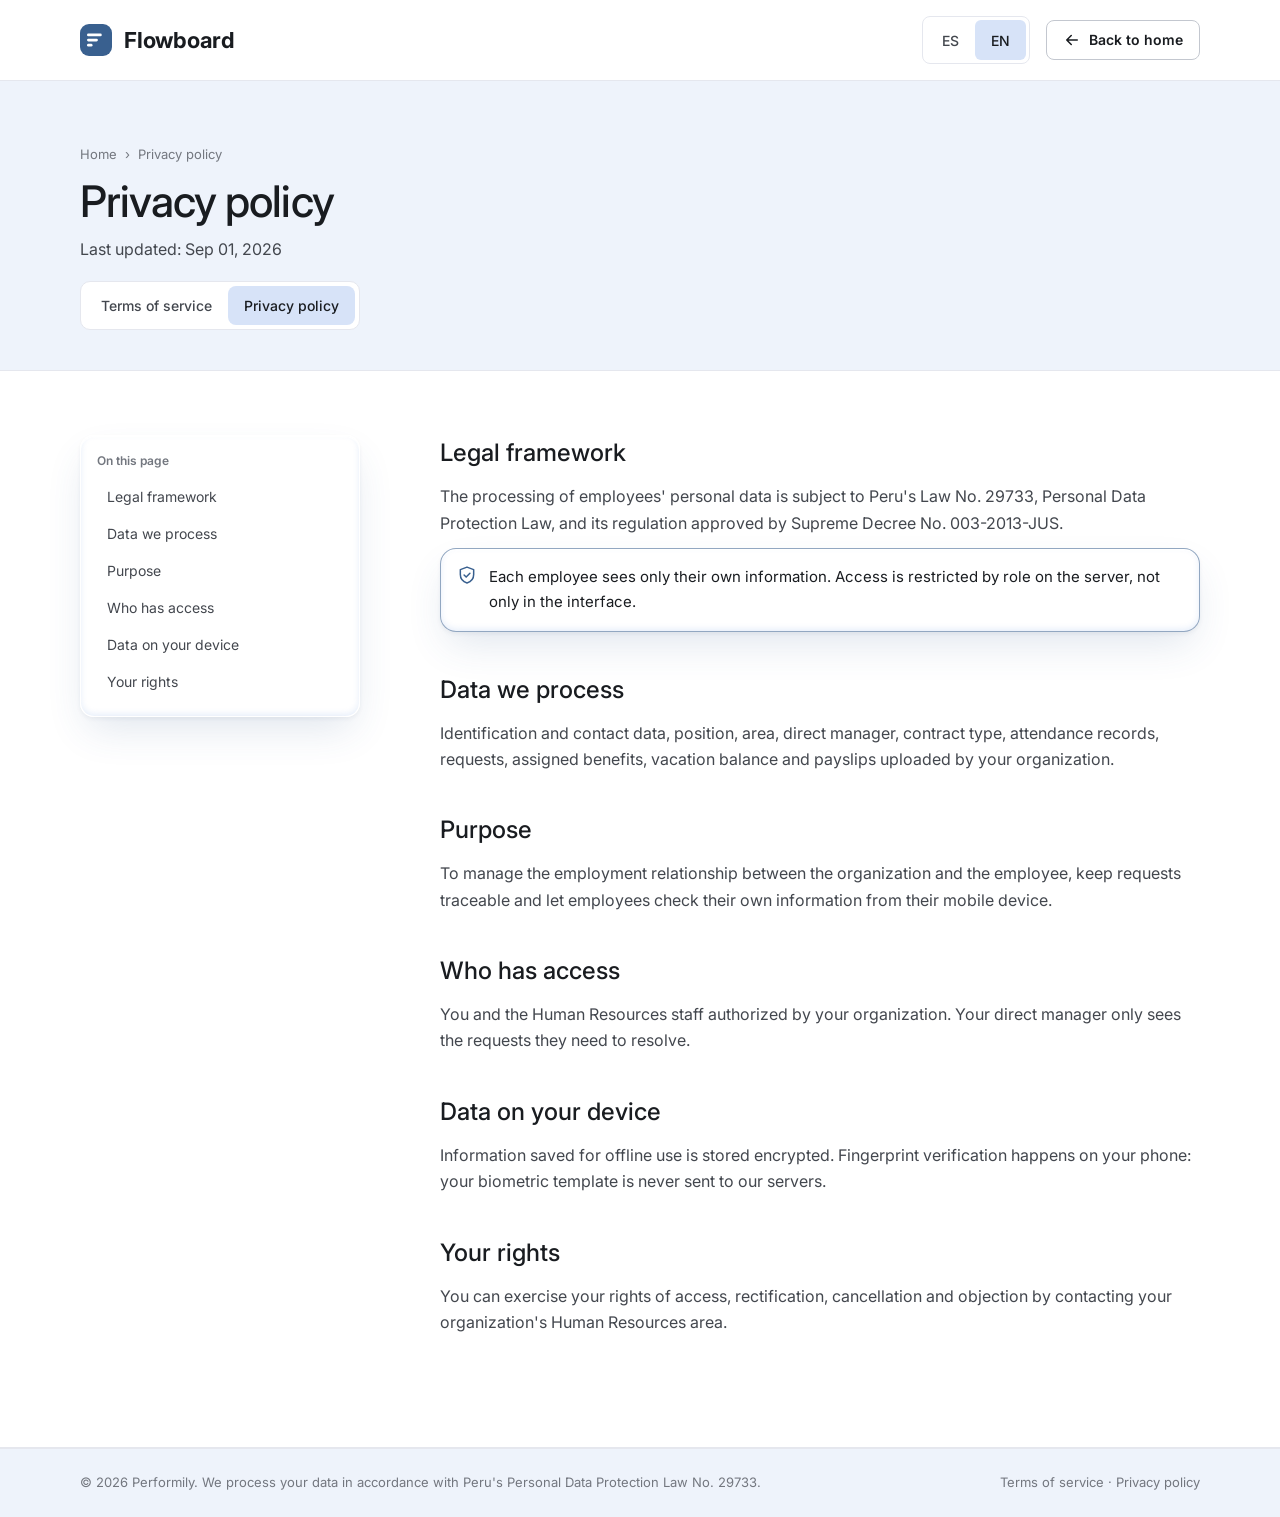
<file: privacy.html>
<!DOCTYPE html>
<html lang="es-419" data-i18n-title="privacy.metaTitle">
<head>
  <meta charset="UTF-8">
  <meta name="viewport" content="width=device-width, initial-scale=1">
  <title>Política de privacidad - Flowboard</title>
  <meta name="robots" content="index, follow">
  <link rel="icon" href="assets/img/favicon.svg" type="image/svg+xml">
  <link rel="preconnect" href="https://fonts.googleapis.com">
  <link rel="preconnect" href="https://fonts.gstatic.com" crossorigin>
  <link href="https://fonts.googleapis.com/css2?family=Inter:wght@400;500;600;700&display=swap" rel="stylesheet">
  <link rel="stylesheet" href="assets/css/base.css">
  <link rel="stylesheet" href="assets/css/header.css">
  <link rel="stylesheet" href="assets/css/footer.css">
  <link rel="stylesheet" href="assets/css/legal.css">
</head>
<body>
  <a class="skip-link" href="#main" data-i18n="a11y.skip">Saltar al contenido principal</a>

  <header class="site-header">
    <div class="container site-header__inner">
      <a class="brand" href="index.html" data-i18n-attr="aria-label:header.homeLabel" aria-label="Flowboard, ir al inicio">
        <img src="assets/img/logo.svg" alt="" width="32" height="32">
        <span>Flowboard</span>
      </a>
      <div class="site-header__actions">
        <div class="lang-toggle" role="group" data-i18n-attr="aria-label:header.langLabel" aria-label="Cambiar idioma">
          <button type="button" data-set-lang="es" aria-pressed="true">ES</button>
          <button type="button" data-set-lang="en" aria-pressed="false">EN</button>
        </div>
        <a class="btn btn--secondary btn--sm" href="index.html">
          <svg class="legal__back-icon" aria-hidden="true"><use href="#i-arrow"></use></svg>
          <span data-i18n="legal.back">Volver al inicio</span>
        </a>
      </div>
    </div>
  </header>

  <main id="main" tabindex="-1">
    <div class="legal__head section--blue">
      <div class="container">
        <nav class="legal__breadcrumb" data-i18n-attr="aria-label:legal.breadcrumb" aria-label="Ruta de navegación">
          <a href="index.html" data-i18n="legal.home">Inicio</a>
          <span aria-hidden="true">›</span>
          <span aria-current="page" data-i18n="privacy.title">Política de privacidad</span>
        </nav>
        <h1 class="title-lg" data-i18n="privacy.title">Política de privacidad</h1>
        <p class="text-muted" data-i18n="legal.updated">Última actualización: 01/09/2026</p>
        <div class="legal__tabs">
          <a href="terms.html"  data-i18n="footer.terms">Términos del servicio</a>
          <a href="privacy.html" aria-current="page" data-i18n="footer.privacy">Política de privacidad</a>
        </div>
      </div>
    </div>

    <div class="container legal__body">
      <nav class="legal__toc glass" data-i18n-attr="aria-label:legal.toc" aria-label="En esta página">
        <p data-i18n="legal.toc">En esta página</p>
        <ul>
            <li><a href="#privacy-s1" data-i18n="privacy.s1">Marco legal</a></li>
            <li><a href="#privacy-s2" data-i18n="privacy.s2">Datos que tratamos</a></li>
            <li><a href="#privacy-s3" data-i18n="privacy.s3">Finalidad</a></li>
            <li><a href="#privacy-s4" data-i18n="privacy.s4">Quién accede</a></li>
            <li><a href="#privacy-s5" data-i18n="privacy.s5">Datos en tu dispositivo</a></li>
            <li><a href="#privacy-s6" data-i18n="privacy.s6">Tus derechos</a></li>
        </ul>
      </nav>
      <article class="legal__content">
        <section class="legal__section" id="privacy-s1" aria-labelledby="privacy-s1-t">
          <h2 id="privacy-s1-t" data-i18n="privacy.s1">Marco legal</h2>
          <p data-i18n="privacy.s1p">El tratamiento de los datos personales de los colaboradores se sujeta a la Ley N.° 29733, Ley de Protección de Datos Personales, y a su reglamento aprobado por el Decreto Supremo N.° 003-2013-JUS.</p>
          <p class="legal__note glass"><svg aria-hidden="true"><use href="#i-shield"></use></svg><span data-i18n="privacy.note">Cada colaborador ve únicamente su propia información. El acceso se restringe por rol en el servidor, no solo en la interfaz.</span></p>
        </section>
        <section class="legal__section" id="privacy-s2" aria-labelledby="privacy-s2-t">
          <h2 id="privacy-s2-t" data-i18n="privacy.s2">Datos que tratamos</h2>
          <p data-i18n="privacy.s2p">Datos de identificación y contacto, puesto, área, jefe directo, tipo de contrato, registros de asistencia, solicitudes, beneficios asignados, saldo de vacaciones y boletas de pago cargadas por tu organización.</p>
        </section>
        <section class="legal__section" id="privacy-s3" aria-labelledby="privacy-s3-t">
          <h2 id="privacy-s3-t" data-i18n="privacy.s3">Finalidad</h2>
          <p data-i18n="privacy.s3p">Gestionar el vínculo laboral entre la organización y el colaborador, dar trazabilidad a las solicitudes y permitir la consulta de información propia desde el dispositivo móvil.</p>
        </section>
        <section class="legal__section" id="privacy-s4" aria-labelledby="privacy-s4-t">
          <h2 id="privacy-s4-t" data-i18n="privacy.s4">Quién accede</h2>
          <p data-i18n="privacy.s4p">Tú y el personal de Recursos Humanos autorizado por tu organización. Tu jefe directo solo ve las solicitudes que le corresponde resolver.</p>
        </section>
        <section class="legal__section" id="privacy-s5" aria-labelledby="privacy-s5-t">
          <h2 id="privacy-s5-t" data-i18n="privacy.s5">Datos en tu dispositivo</h2>
          <p data-i18n="privacy.s5p">La información guardada para uso sin conexión se almacena cifrada. La verificación con huella ocurre en tu teléfono: tu plantilla biométrica nunca se envía a nuestros servidores.</p>
        </section>
        <section class="legal__section" id="privacy-s6" aria-labelledby="privacy-s6-t">
          <h2 id="privacy-s6-t" data-i18n="privacy.s6">Tus derechos</h2>
          <p data-i18n="privacy.s6p">Puedes ejercer tus derechos de acceso, rectificación, cancelación y oposición solicitándolo al área de Recursos Humanos de tu organización.</p>
        </section>
      </article>
    </div>
  </main>

  <footer class="site-footer site-footer--compact">
    <div class="container site-footer__bottom">
      <p data-i18n="footer.copy">© 2026 Performily. Tratamos tus datos conforme a la Ley N.° 29733 de Protección de Datos Personales.</p>
      <p><a href="terms.html" data-i18n="footer.terms">Términos del servicio</a> · <a href="privacy.html" data-i18n="footer.privacy">Política de privacidad</a></p>
    </div>
  </footer>


  <svg xmlns="http://www.w3.org/2000/svg" style="display:none">
    <symbol id="i-check" viewBox="0 0 24 24"><path d="M5 12.5l4.5 4.5L19 7.5" fill="none" stroke="currentColor" stroke-width="2.2" stroke-linecap="round" stroke-linejoin="round"/></symbol>
    <symbol id="i-check-circle" viewBox="0 0 24 24"><circle cx="12" cy="12" r="9.5" fill="none" stroke="currentColor" stroke-width="1.8"/><path d="M7.8 12.3l2.8 2.8 5.6-5.6" fill="none" stroke="currentColor" stroke-width="1.8" stroke-linecap="round" stroke-linejoin="round"/></symbol>
    <symbol id="i-x-circle" viewBox="0 0 24 24"><circle cx="12" cy="12" r="9.5" fill="none" stroke="currentColor" stroke-width="1.8"/><path d="M9 9l6 6M15 9l-6 6" fill="none" stroke="currentColor" stroke-width="1.8" stroke-linecap="round"/></symbol>
    <symbol id="i-arrow" viewBox="0 0 24 24"><path d="M5 12h14M13 6l6 6-6 6" fill="none" stroke="currentColor" stroke-width="2" stroke-linecap="round" stroke-linejoin="round"/></symbol>
    <symbol id="i-chevron-down" viewBox="0 0 24 24"><path d="M6 9l6 6 6-6" fill="none" stroke="currentColor" stroke-width="2" stroke-linecap="round" stroke-linejoin="round"/></symbol>
    <symbol id="i-globe" viewBox="0 0 24 24"><g fill="none" stroke="currentColor" stroke-width="1.8"><circle cx="12" cy="12" r="9.5"/><ellipse cx="12" cy="12" rx="4" ry="9.5"/><path d="M2.5 12h19"/></g></symbol>
    <symbol id="i-menu" viewBox="0 0 24 24"><path d="M4 7h16M4 12h16M4 17h16" fill="none" stroke="currentColor" stroke-width="2" stroke-linecap="round"/></symbol>
    <symbol id="i-close" viewBox="0 0 24 24"><path d="M6 6l12 12M18 6L6 18" fill="none" stroke="currentColor" stroke-width="2" stroke-linecap="round"/></symbol>
    <symbol id="i-android" viewBox="0 0 24 24"><path fill="currentColor" d="M17.6 9.48l1.84-3.18a.5.5 0 00-.87-.5l-1.86 3.22a11.4 11.4 0 00-9.42 0L5.43 5.8a.5.5 0 00-.87.5L6.4 9.48A10.8 10.8 0 001 18h22a10.8 10.8 0 00-5.4-8.52zM7 15.25a1.25 1.25 0 110-2.5 1.25 1.25 0 010 2.5zm10 0a1.25 1.25 0 110-2.5 1.25 1.25 0 010 2.5z"/></symbol>
    <symbol id="i-sparkle" viewBox="0 0 24 24"><path fill="currentColor" d="M12 2l2.2 6.3L20.5 10l-6.3 2.2L12 18.5l-2.2-6.3L3.5 10l6.3-1.7z"/></symbol>
    <symbol id="i-wifi" viewBox="0 0 24 24"><g fill="none" stroke="currentColor" stroke-width="1.8" stroke-linecap="round"><path d="M2.5 9a14 14 0 0119 0M5.5 12.5a9.5 9.5 0 0113 0M8.5 16a5 5 0 017 0"/><path d="M3 3l18 18"/></g></symbol>
    <symbol id="i-fingerprint" viewBox="0 0 24 24"><g fill="none" stroke="currentColor" stroke-width="1.7" stroke-linecap="round"><path d="M6.5 5.3A9 9 0 0121 12v1"/><path d="M3.5 9.5A9 9 0 014.7 7"/><path d="M8 20.5a14 14 0 01-1.5-6.5 5.5 5.5 0 0111 0v1"/><path d="M12 14v1.5a9 9 0 002 5.5"/><path d="M17.3 19a13 13 0 00.2-2.5"/><path d="M9.5 14a2.5 2.5 0 015 0v1a11 11 0 00.8 4"/></g></symbol>
    <symbol id="i-lock" viewBox="0 0 24 24"><g fill="none" stroke="currentColor" stroke-width="1.8"><rect x="4.5" y="10.5" width="15" height="10.5" rx="2.5"/><path d="M8 10.5V7.5a4 4 0 018 0v3"/></g></symbol>
    <symbol id="i-shield" viewBox="0 0 24 24"><g fill="none" stroke="currentColor" stroke-width="1.8" stroke-linejoin="round"><path d="M12 2.5l8 3v6c0 5-3.4 8.7-8 10-4.6-1.3-8-5-8-10v-6z"/><path d="M8.5 12l2.5 2.5 4.5-4.5" stroke-linecap="round"/></g></symbol>
    <symbol id="i-bell" viewBox="0 0 24 24"><g fill="none" stroke="currentColor" stroke-width="1.8" stroke-linecap="round"><path d="M6 16V11a6 6 0 0112 0v5l1.5 2h-15z" stroke-linejoin="round"/><path d="M10 20.5a2 2 0 004 0"/></g></symbol>
    <symbol id="i-clock" viewBox="0 0 24 24"><g fill="none" stroke="currentColor" stroke-width="1.8" stroke-linecap="round"><circle cx="12" cy="12" r="9.5"/><path d="M12 7v5l3.5 2"/></g></symbol>
    <symbol id="i-request" viewBox="0 0 24 24"><g fill="none" stroke="currentColor" stroke-width="1.8" stroke-linecap="round"><rect x="4.5" y="2.5" width="15" height="19" rx="2.5"/><path d="M8.5 8h7M8.5 12h7M8.5 16h4"/></g></symbol>
    <symbol id="i-card" viewBox="0 0 24 24"><g fill="none" stroke="currentColor" stroke-width="1.8"><rect x="2.5" y="5" width="19" height="14" rx="2.5"/><path d="M2.5 10h19"/></g></symbol>
    <symbol id="i-gift" viewBox="0 0 24 24"><g fill="none" stroke="currentColor" stroke-width="1.8" stroke-linejoin="round"><rect x="3.5" y="8.5" width="17" height="4" rx="1"/><path d="M5 12.5v8h14v-8M12 8.5v12M12 8.5C10 5 7 5 7 7s2.5 1.5 5 1.5c2.5 0 5 .5 5-1.5s-3-2-5 1.5"/></g></symbol>
    <symbol id="i-people" viewBox="0 0 24 24"><g fill="none" stroke="currentColor" stroke-width="1.8" stroke-linecap="round"><circle cx="9" cy="8" r="3.5"/><path d="M2.5 20a6.5 6.5 0 0113 0"/><circle cx="17" cy="9" r="2.8"/><path d="M16.5 14.2A5 5 0 0121.5 19"/></g></symbol>
    <symbol id="i-org" viewBox="0 0 24 24"><g fill="none" stroke="currentColor" stroke-width="1.8" stroke-linejoin="round"><rect x="8.5" y="2.5" width="7" height="5" rx="1.2"/><rect x="2.5" y="16.5" width="7" height="5" rx="1.2"/><rect x="14.5" y="16.5" width="7" height="5" rx="1.2"/><path d="M12 7.5v4.5M6 16.5V12h12v4.5"/></g></symbol>
    <symbol id="i-leaf" viewBox="0 0 24 24"><g fill="none" stroke="currentColor" stroke-width="1.8" stroke-linecap="round" stroke-linejoin="round"><path d="M5 19c0-9 5.5-14 15-14 0 9.5-5 15-14 15"/><path d="M5 19l8-8"/></g></symbol>
    <symbol id="i-store" viewBox="0 0 24 24"><g fill="none" stroke="currentColor" stroke-width="1.8" stroke-linejoin="round"><path d="M3.5 9.5L5 4h14l1.5 5.5a3 3 0 01-5.7 1.2 3 3 0 01-5.6 0A3 3 0 013.5 9.5z"/><path d="M5 12v8.5h14V12M10 20.5v-5h4v5"/></g></symbol>
    <symbol id="i-truck" viewBox="0 0 24 24"><g fill="none" stroke="currentColor" stroke-width="1.8" stroke-linejoin="round"><path d="M2.5 6h11v10.5h-11zM13.5 10h4.5l3.5 3.5v3h-8z"/><circle cx="6.5" cy="18" r="2"/><circle cx="17.5" cy="18" r="2"/></g></symbol>
    <symbol id="i-factory" viewBox="0 0 24 24"><g fill="none" stroke="currentColor" stroke-width="1.8" stroke-linejoin="round"><path d="M2.5 21V11l6 3.5V11l6 3.5V4h4v17z"/><path d="M6 17.5h2M11 17.5h2"/></g></symbol>
    <symbol id="i-plug" viewBox="0 0 24 24"><g fill="none" stroke="currentColor" stroke-width="1.8" stroke-linecap="round"><path d="M9 2.5v5M15 2.5v5M6.5 7.5h11v3a5.5 5.5 0 01-11 0zM12 16v5.5"/></g></symbol>
    <symbol id="i-calendar" viewBox="0 0 24 24"><g fill="none" stroke="currentColor" stroke-width="1.8" stroke-linecap="round"><rect x="3.5" y="4.5" width="17" height="16" rx="2.5"/><path d="M3.5 9.5h17M8 2.5v4M16 2.5v4"/></g></symbol>
    <symbol id="i-star" viewBox="0 0 24 24"><path fill="currentColor" d="M12 2.8l2.8 5.9 6.4.8-4.7 4.4 1.2 6.4L12 17.2l-5.7 3.1 1.2-6.4L2.8 9.5l6.4-.8z"/></symbol>
  </svg>

  <script src="assets/js/i18n.js"></script>
  <script src="assets/i18n/common.i18n.js"></script>
  <script src="assets/i18n/footer.i18n.js"></script>
  <script src="assets/js/main.js"></script>
</body>
</html>
</file>
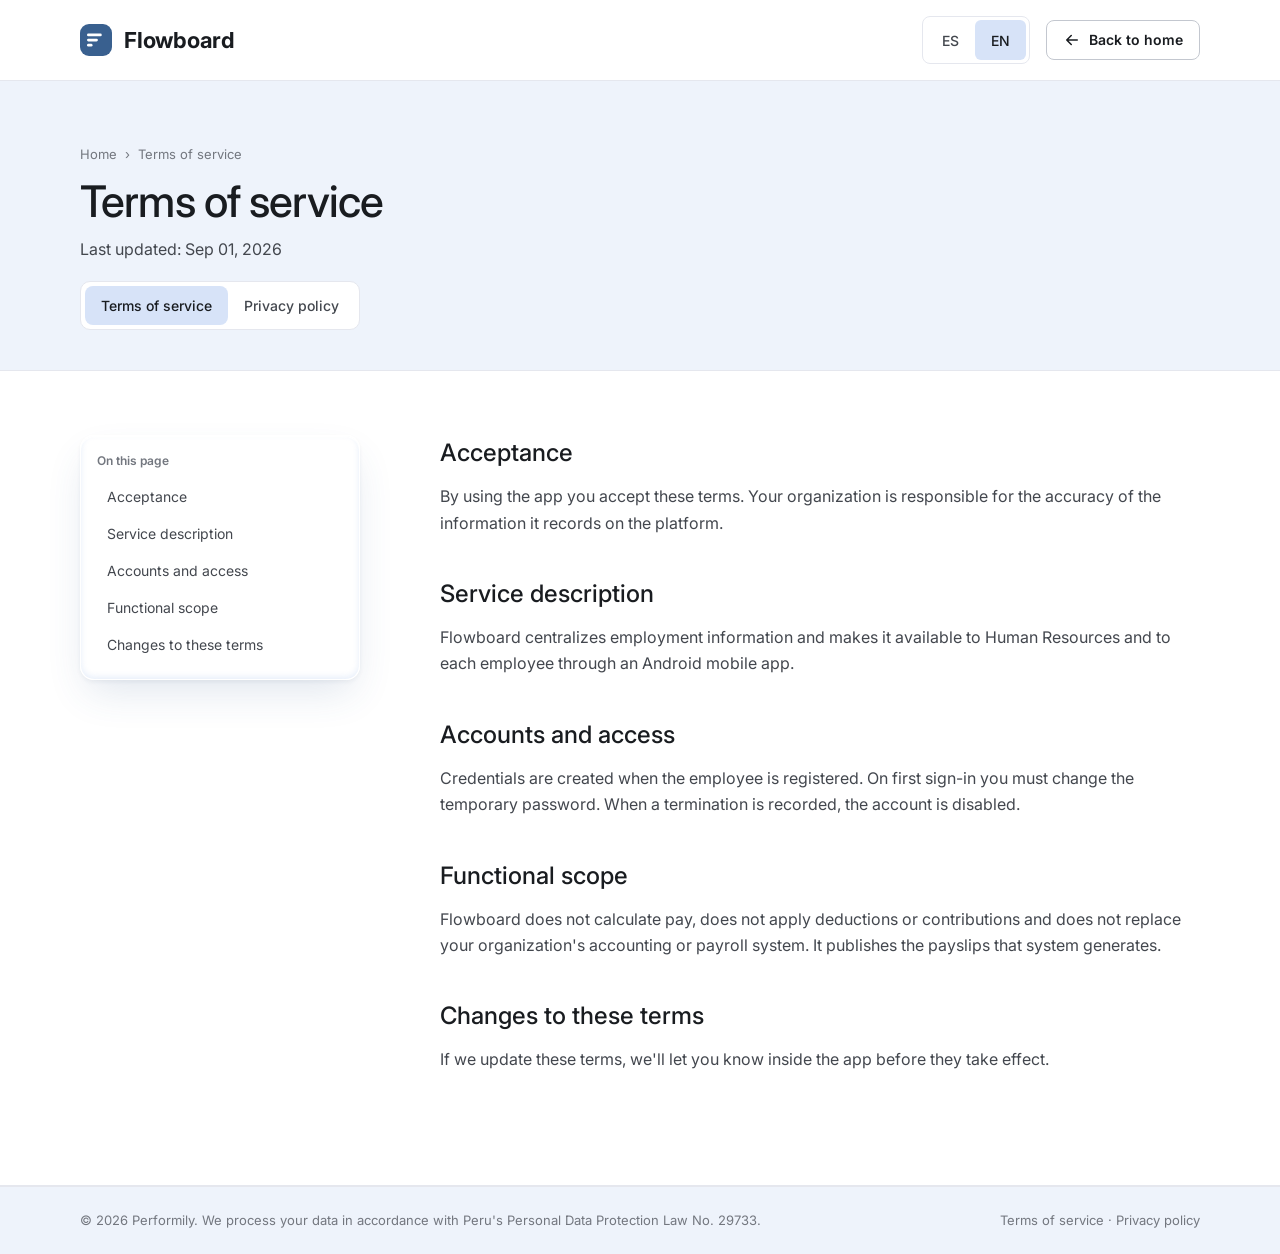
<file: terms.html>
<!DOCTYPE html>
<html lang="es-419" data-i18n-title="terms.metaTitle">
<head>
  <meta charset="UTF-8">
  <meta name="viewport" content="width=device-width, initial-scale=1">
  <title>Términos del servicio - Flowboard</title>
  <meta name="robots" content="index, follow">
  <link rel="icon" href="assets/img/favicon.svg" type="image/svg+xml">
  <link rel="preconnect" href="https://fonts.googleapis.com">
  <link rel="preconnect" href="https://fonts.gstatic.com" crossorigin>
  <link href="https://fonts.googleapis.com/css2?family=Inter:wght@400;500;600;700&display=swap" rel="stylesheet">
  <link rel="stylesheet" href="assets/css/base.css">
  <link rel="stylesheet" href="assets/css/header.css">
  <link rel="stylesheet" href="assets/css/footer.css">
  <link rel="stylesheet" href="assets/css/legal.css">
</head>
<body>
  <a class="skip-link" href="#main" data-i18n="a11y.skip">Saltar al contenido principal</a>

  <header class="site-header">
    <div class="container site-header__inner">
      <a class="brand" href="index.html" data-i18n-attr="aria-label:header.homeLabel" aria-label="Flowboard, ir al inicio">
        <img src="assets/img/logo.svg" alt="" width="32" height="32">
        <span>Flowboard</span>
      </a>
      <div class="site-header__actions">
        <div class="lang-toggle" role="group" data-i18n-attr="aria-label:header.langLabel" aria-label="Cambiar idioma">
          <button type="button" data-set-lang="es" aria-pressed="true">ES</button>
          <button type="button" data-set-lang="en" aria-pressed="false">EN</button>
        </div>
        <a class="btn btn--secondary btn--sm" href="index.html">
          <svg class="legal__back-icon" aria-hidden="true"><use href="#i-arrow"></use></svg>
          <span data-i18n="legal.back">Volver al inicio</span>
        </a>
      </div>
    </div>
  </header>

  <main id="main" tabindex="-1">
    <div class="legal__head section--blue">
      <div class="container">
        <nav class="legal__breadcrumb" data-i18n-attr="aria-label:legal.breadcrumb" aria-label="Ruta de navegación">
          <a href="index.html" data-i18n="legal.home">Inicio</a>
          <span aria-hidden="true">›</span>
          <span aria-current="page" data-i18n="terms.title">Términos del servicio</span>
        </nav>
        <h1 class="title-lg" data-i18n="terms.title">Términos del servicio</h1>
        <p class="text-muted" data-i18n="legal.updated">Última actualización: 01/09/2026</p>
        <div class="legal__tabs">
          <a href="terms.html" aria-current="page" data-i18n="footer.terms">Términos del servicio</a>
          <a href="privacy.html"  data-i18n="footer.privacy">Política de privacidad</a>
        </div>
      </div>
    </div>

    <div class="container legal__body">
      <nav class="legal__toc glass" data-i18n-attr="aria-label:legal.toc" aria-label="En esta página">
        <p data-i18n="legal.toc">En esta página</p>
        <ul>
            <li><a href="#terms-s1" data-i18n="terms.s1">Aceptación</a></li>
            <li><a href="#terms-s2" data-i18n="terms.s2">Descripción del servicio</a></li>
            <li><a href="#terms-s3" data-i18n="terms.s3">Cuentas y acceso</a></li>
            <li><a href="#terms-s4" data-i18n="terms.s4">Alcance funcional</a></li>
            <li><a href="#terms-s5" data-i18n="terms.s5">Cambios en los términos</a></li>
        </ul>
      </nav>
      <article class="legal__content">
        <section class="legal__section" id="terms-s1" aria-labelledby="terms-s1-t">
          <h2 id="terms-s1-t" data-i18n="terms.s1">Aceptación</h2>
          <p data-i18n="terms.s1p">Al usar la aplicación aceptas estos términos. Tu organización es responsable de la veracidad de la información que registra en la plataforma.</p>
        </section>
        <section class="legal__section" id="terms-s2" aria-labelledby="terms-s2-t">
          <h2 id="terms-s2-t" data-i18n="terms.s2">Descripción del servicio</h2>
          <p data-i18n="terms.s2p">Flowboard centraliza la información del vínculo laboral y la pone a disposición de Recursos Humanos y de cada colaborador desde una aplicación móvil para Android.</p>
        </section>
        <section class="legal__section" id="terms-s3" aria-labelledby="terms-s3-t">
          <h2 id="terms-s3-t" data-i18n="terms.s3">Cuentas y acceso</h2>
          <p data-i18n="terms.s3p">Las credenciales se generan al registrar al colaborador. En el primer ingreso debes cambiar la contraseña temporal. Al registrarse un cese, la cuenta se inhabilita.</p>
        </section>
        <section class="legal__section" id="terms-s4" aria-labelledby="terms-s4-t">
          <h2 id="terms-s4-t" data-i18n="terms.s4">Alcance funcional</h2>
          <p data-i18n="terms.s4p">Flowboard no calcula remuneraciones, no aplica descuentos ni aportes y no reemplaza el sistema contable o de planilla de tu organización. Publica las boletas que este genera.</p>
        </section>
        <section class="legal__section" id="terms-s5" aria-labelledby="terms-s5-t">
          <h2 id="terms-s5-t" data-i18n="terms.s5">Cambios en los términos</h2>
          <p data-i18n="terms.s5p">Si actualizamos estos términos, te avisaremos dentro de la aplicación antes de que entren en vigencia.</p>
        </section>
      </article>
    </div>
  </main>

  <footer class="site-footer site-footer--compact">
    <div class="container site-footer__bottom">
      <p data-i18n="footer.copy">© 2026 Performily. Tratamos tus datos conforme a la Ley N.° 29733 de Protección de Datos Personales.</p>
      <p><a href="terms.html" data-i18n="footer.terms">Términos del servicio</a> · <a href="privacy.html" data-i18n="footer.privacy">Política de privacidad</a></p>
    </div>
  </footer>

  <svg xmlns="http://www.w3.org/2000/svg" style="display:none">
    <symbol id="i-check" viewBox="0 0 24 24"><path d="M5 12.5l4.5 4.5L19 7.5" fill="none" stroke="currentColor" stroke-width="2.2" stroke-linecap="round" stroke-linejoin="round"/></symbol>
    <symbol id="i-check-circle" viewBox="0 0 24 24"><circle cx="12" cy="12" r="9.5" fill="none" stroke="currentColor" stroke-width="1.8"/><path d="M7.8 12.3l2.8 2.8 5.6-5.6" fill="none" stroke="currentColor" stroke-width="1.8" stroke-linecap="round" stroke-linejoin="round"/></symbol>
    <symbol id="i-x-circle" viewBox="0 0 24 24"><circle cx="12" cy="12" r="9.5" fill="none" stroke="currentColor" stroke-width="1.8"/><path d="M9 9l6 6M15 9l-6 6" fill="none" stroke="currentColor" stroke-width="1.8" stroke-linecap="round"/></symbol>
    <symbol id="i-arrow" viewBox="0 0 24 24"><path d="M5 12h14M13 6l6 6-6 6" fill="none" stroke="currentColor" stroke-width="2" stroke-linecap="round" stroke-linejoin="round"/></symbol>
    <symbol id="i-chevron-down" viewBox="0 0 24 24"><path d="M6 9l6 6 6-6" fill="none" stroke="currentColor" stroke-width="2" stroke-linecap="round" stroke-linejoin="round"/></symbol>
    <symbol id="i-globe" viewBox="0 0 24 24"><g fill="none" stroke="currentColor" stroke-width="1.8"><circle cx="12" cy="12" r="9.5"/><ellipse cx="12" cy="12" rx="4" ry="9.5"/><path d="M2.5 12h19"/></g></symbol>
    <symbol id="i-menu" viewBox="0 0 24 24"><path d="M4 7h16M4 12h16M4 17h16" fill="none" stroke="currentColor" stroke-width="2" stroke-linecap="round"/></symbol>
    <symbol id="i-close" viewBox="0 0 24 24"><path d="M6 6l12 12M18 6L6 18" fill="none" stroke="currentColor" stroke-width="2" stroke-linecap="round"/></symbol>
    <symbol id="i-android" viewBox="0 0 24 24"><path fill="currentColor" d="M17.6 9.48l1.84-3.18a.5.5 0 00-.87-.5l-1.86 3.22a11.4 11.4 0 00-9.42 0L5.43 5.8a.5.5 0 00-.87.5L6.4 9.48A10.8 10.8 0 001 18h22a10.8 10.8 0 00-5.4-8.52zM7 15.25a1.25 1.25 0 110-2.5 1.25 1.25 0 010 2.5zm10 0a1.25 1.25 0 110-2.5 1.25 1.25 0 010 2.5z"/></symbol>
    <symbol id="i-sparkle" viewBox="0 0 24 24"><path fill="currentColor" d="M12 2l2.2 6.3L20.5 10l-6.3 2.2L12 18.5l-2.2-6.3L3.5 10l6.3-1.7z"/></symbol>
    <symbol id="i-wifi" viewBox="0 0 24 24"><g fill="none" stroke="currentColor" stroke-width="1.8" stroke-linecap="round"><path d="M2.5 9a14 14 0 0119 0M5.5 12.5a9.5 9.5 0 0113 0M8.5 16a5 5 0 017 0"/><path d="M3 3l18 18"/></g></symbol>
    <symbol id="i-fingerprint" viewBox="0 0 24 24"><g fill="none" stroke="currentColor" stroke-width="1.7" stroke-linecap="round"><path d="M6.5 5.3A9 9 0 0121 12v1"/><path d="M3.5 9.5A9 9 0 014.7 7"/><path d="M8 20.5a14 14 0 01-1.5-6.5 5.5 5.5 0 0111 0v1"/><path d="M12 14v1.5a9 9 0 002 5.5"/><path d="M17.3 19a13 13 0 00.2-2.5"/><path d="M9.5 14a2.5 2.5 0 015 0v1a11 11 0 00.8 4"/></g></symbol>
    <symbol id="i-lock" viewBox="0 0 24 24"><g fill="none" stroke="currentColor" stroke-width="1.8"><rect x="4.5" y="10.5" width="15" height="10.5" rx="2.5"/><path d="M8 10.5V7.5a4 4 0 018 0v3"/></g></symbol>
    <symbol id="i-shield" viewBox="0 0 24 24"><g fill="none" stroke="currentColor" stroke-width="1.8" stroke-linejoin="round"><path d="M12 2.5l8 3v6c0 5-3.4 8.7-8 10-4.6-1.3-8-5-8-10v-6z"/><path d="M8.5 12l2.5 2.5 4.5-4.5" stroke-linecap="round"/></g></symbol>
    <symbol id="i-bell" viewBox="0 0 24 24"><g fill="none" stroke="currentColor" stroke-width="1.8" stroke-linecap="round"><path d="M6 16V11a6 6 0 0112 0v5l1.5 2h-15z" stroke-linejoin="round"/><path d="M10 20.5a2 2 0 004 0"/></g></symbol>
    <symbol id="i-clock" viewBox="0 0 24 24"><g fill="none" stroke="currentColor" stroke-width="1.8" stroke-linecap="round"><circle cx="12" cy="12" r="9.5"/><path d="M12 7v5l3.5 2"/></g></symbol>
    <symbol id="i-request" viewBox="0 0 24 24"><g fill="none" stroke="currentColor" stroke-width="1.8" stroke-linecap="round"><rect x="4.5" y="2.5" width="15" height="19" rx="2.5"/><path d="M8.5 8h7M8.5 12h7M8.5 16h4"/></g></symbol>
    <symbol id="i-card" viewBox="0 0 24 24"><g fill="none" stroke="currentColor" stroke-width="1.8"><rect x="2.5" y="5" width="19" height="14" rx="2.5"/><path d="M2.5 10h19"/></g></symbol>
    <symbol id="i-gift" viewBox="0 0 24 24"><g fill="none" stroke="currentColor" stroke-width="1.8" stroke-linejoin="round"><rect x="3.5" y="8.5" width="17" height="4" rx="1"/><path d="M5 12.5v8h14v-8M12 8.5v12M12 8.5C10 5 7 5 7 7s2.5 1.5 5 1.5c2.5 0 5 .5 5-1.5s-3-2-5 1.5"/></g></symbol>
    <symbol id="i-people" viewBox="0 0 24 24"><g fill="none" stroke="currentColor" stroke-width="1.8" stroke-linecap="round"><circle cx="9" cy="8" r="3.5"/><path d="M2.5 20a6.5 6.5 0 0113 0"/><circle cx="17" cy="9" r="2.8"/><path d="M16.5 14.2A5 5 0 0121.5 19"/></g></symbol>
    <symbol id="i-org" viewBox="0 0 24 24"><g fill="none" stroke="currentColor" stroke-width="1.8" stroke-linejoin="round"><rect x="8.5" y="2.5" width="7" height="5" rx="1.2"/><rect x="2.5" y="16.5" width="7" height="5" rx="1.2"/><rect x="14.5" y="16.5" width="7" height="5" rx="1.2"/><path d="M12 7.5v4.5M6 16.5V12h12v4.5"/></g></symbol>
    <symbol id="i-leaf" viewBox="0 0 24 24"><g fill="none" stroke="currentColor" stroke-width="1.8" stroke-linecap="round" stroke-linejoin="round"><path d="M5 19c0-9 5.5-14 15-14 0 9.5-5 15-14 15"/><path d="M5 19l8-8"/></g></symbol>
    <symbol id="i-store" viewBox="0 0 24 24"><g fill="none" stroke="currentColor" stroke-width="1.8" stroke-linejoin="round"><path d="M3.5 9.5L5 4h14l1.5 5.5a3 3 0 01-5.7 1.2 3 3 0 01-5.6 0A3 3 0 013.5 9.5z"/><path d="M5 12v8.5h14V12M10 20.5v-5h4v5"/></g></symbol>
    <symbol id="i-truck" viewBox="0 0 24 24"><g fill="none" stroke="currentColor" stroke-width="1.8" stroke-linejoin="round"><path d="M2.5 6h11v10.5h-11zM13.5 10h4.5l3.5 3.5v3h-8z"/><circle cx="6.5" cy="18" r="2"/><circle cx="17.5" cy="18" r="2"/></g></symbol>
    <symbol id="i-factory" viewBox="0 0 24 24"><g fill="none" stroke="currentColor" stroke-width="1.8" stroke-linejoin="round"><path d="M2.5 21V11l6 3.5V11l6 3.5V4h4v17z"/><path d="M6 17.5h2M11 17.5h2"/></g></symbol>
    <symbol id="i-plug" viewBox="0 0 24 24"><g fill="none" stroke="currentColor" stroke-width="1.8" stroke-linecap="round"><path d="M9 2.5v5M15 2.5v5M6.5 7.5h11v3a5.5 5.5 0 01-11 0zM12 16v5.5"/></g></symbol>
    <symbol id="i-calendar" viewBox="0 0 24 24"><g fill="none" stroke="currentColor" stroke-width="1.8" stroke-linecap="round"><rect x="3.5" y="4.5" width="17" height="16" rx="2.5"/><path d="M3.5 9.5h17M8 2.5v4M16 2.5v4"/></g></symbol>
    <symbol id="i-star" viewBox="0 0 24 24"><path fill="currentColor" d="M12 2.8l2.8 5.9 6.4.8-4.7 4.4 1.2 6.4L12 17.2l-5.7 3.1 1.2-6.4L2.8 9.5l6.4-.8z"/></symbol>
  </svg>

  <script src="assets/js/i18n.js"></script>
  <script src="assets/i18n/common.i18n.js"></script>
  <script src="assets/i18n/footer.i18n.js"></script>
  <script src="assets/js/main.js"></script>
</body>
</html>
</file>
<file: assets/css/base.css>
:root {

  --color-primary: #39608F;
  --color-primary-dark: #2A5079;
  --color-primary-light: #D7E3F8;
  --color-accent: #D3C0D8;


  --color-text: #191C20;
  --color-text-2: #43474E;
  --color-text-3: #73777F;
  --color-on-primary: #FFFFFF;


  --color-bg: #FFFFFF;
  --color-surface: #F8F9FF;
  --color-bg-soft: #F1F5FC;
  --color-bg-blue: #EEF3FB;
  --color-bg-blue-2: #E3ECF9;
  --color-divider: #E5E7EE;
  --color-outline: #C3C7CF;

  --color-pending: #BF4800;
  --color-pending-bg: #FFF3E0;
  --color-approved: #2E7D32;
  --color-approved-bg: #E8F5E9;
  --color-rejected: #C62828;
  --color-rejected-bg: #FFEBEE;


  --font-family: "Inter", system-ui, -apple-system, "Segoe UI", Roboto, sans-serif;


  --space-1: 8px;
  --space-2: 16px;
  --space-3: 24px;
  --space-4: 32px;
  --space-5: 40px;
  --space-6: 48px;
  --space-8: 64px;
  --space-10: 80px;
  --space-14: 112px;

  --radius-sm: 8px;
  --radius-md: 12px;
  --radius-lg: 16px;
  --radius-xl: 24px;
  --radius-pill: 999px;

  --shadow-soft: 0 2px 4px rgba(26, 46, 77, 0.06), 0 12px 32px -8px rgba(57, 96, 143, 0.14);
  --shadow-glass:
    inset 0 1.5px 0 rgba(255, 255, 255, 0.9),
    inset 0 -2px 6px rgba(214, 227, 247, 0.6),
    0 2px 4px rgba(26, 46, 77, 0.06),
    0 18px 40px -8px rgba(57, 96, 143, 0.16);
  --shadow-glass-strong:
    inset 0 1.5px 0 rgba(255, 255, 255, 0.9),
    inset 0 -2px 6px rgba(214, 227, 247, 0.6),
    0 2px 4px rgba(26, 46, 77, 0.06),
    0 28px 56px -6px rgba(57, 96, 143, 0.24);

  --container: 1200px;
  --header-height: 80px;
  --focus-ring: 0 0 0 3px var(--color-bg), 0 0 0 6px var(--color-primary);
}

*,
*::before,
*::after { box-sizing: border-box; }

html {
  scroll-behavior: smooth;
  scroll-padding-top: calc(var(--header-height) + 16px);
  -webkit-text-size-adjust: 100%;
}

body {
  margin: 0;
  font-family: var(--font-family);
  font-size: 16px;
  line-height: 1.5;
  color: var(--color-text);
  background: var(--color-bg);
  -webkit-font-smoothing: antialiased;
}

img, svg { display: block; max-width: 100%; }
a { color: inherit; text-decoration: none; }
button { font: inherit; color: inherit; cursor: pointer; }
h1, h2, h3, h4, p { margin: 0; }
ul { margin: 0; padding: 0; list-style: none; }

:focus-visible {
  outline: none;
  box-shadow: var(--focus-ring);
  border-radius: var(--radius-sm);
}

@media (prefers-reduced-motion: reduce) {
  html { scroll-behavior: auto; }
  *, *::before, *::after { animation: none !important; transition: none !important; }
}

.visually-hidden {
  position: absolute !important;
  width: 1px; height: 1px;
  padding: 0; margin: -1px;
  overflow: hidden; clip: rect(0 0 0 0);
  white-space: nowrap; border: 0;
}


.skip-link {
  position: fixed;
  top: 12px;
  left: 16px;
  z-index: 1000;
  padding: 10px 16px;
  border-radius: var(--radius-sm);
  background: var(--color-primary-light);
  color: var(--color-text);
  font-weight: 600;
  font-size: 14px;
  transform: translateY(-160%);
  transition: transform 0.2s ease;
}
.skip-link:focus { transform: translateY(0); }

.container {
  width: 100%;
  max-width: calc(var(--container) + 2 * var(--space-10));
  margin-inline: auto;
  padding-inline: var(--space-10);
}

.section {
  position: relative;
  padding-block: var(--space-14);
  overflow: hidden;
}
.section--white { background: var(--color-bg); }
.section--soft { background: var(--color-bg-soft); }
.section--blue { background: var(--color-bg-blue); }
.section--blue-2 { background: var(--color-bg-blue-2); }

.section-head {
  display: flex;
  flex-direction: column;
  gap: var(--space-2);
  max-width: 760px;
  margin-bottom: var(--space-6);
}
.section-head--center {
  align-items: center;
  text-align: center;
  margin-inline: auto;
}
.section-head--row {
  max-width: none;
  flex-direction: row;
  align-items: flex-end;
  justify-content: space-between;
  gap: var(--space-4);
}

.title-xl {
  font-size: clamp(36px, 4.6vw, 60px);
  line-height: 1.08;
  letter-spacing: -0.025em;
  font-weight: 500;
}
.title-lg {
  font-size: clamp(30px, 3.4vw, 48px);
  line-height: 1.12;
  letter-spacing: -0.02em;
  font-weight: 500;
}
.title-md {
  font-size: clamp(26px, 2.8vw, 40px);
  line-height: 1.15;
  letter-spacing: -0.015em;
  font-weight: 500;
}
.lead {
  font-size: 18px;
  line-height: 1.55;
  color: var(--color-text-2);
}
.text-muted { color: var(--color-text-2); }
.text-small { font-size: 14px; }

.eyebrow {
  display: inline-flex;
  align-items: center;
  gap: 8px;
  width: fit-content;
  padding: 6px 14px 6px 12px;
  border-radius: var(--radius-pill);
  background: var(--color-primary-light);
  color: var(--color-primary);
  font-size: 13px;
  font-weight: 500;
}
.eyebrow svg { width: 14px; height: 14px; }

.btn {
  display: inline-flex;
  align-items: center;
  justify-content: center;
  gap: 8px;
  min-height: 48px;
  padding: 12px 22px;
  border: 1px solid transparent;
  border-radius: var(--radius-sm);
  font-size: 16px;
  font-weight: 600;
  line-height: 1;
  white-space: nowrap;
  transition: background-color 0.2s ease, box-shadow 0.2s ease, transform 0.2s ease;
}
.btn svg { width: 18px; height: 18px; flex-shrink: 0; }
.btn:hover { transform: translateY(-1px); }

.btn--primary {
  background: var(--color-primary);
  color: var(--color-on-primary);
  box-shadow: 0 8px 20px -8px rgba(57, 96, 143, 0.6);
}
.btn--primary:hover { background: var(--color-primary-dark); }

.btn--secondary {
  background: var(--color-bg);
  color: var(--color-text);
  border-color: var(--color-outline);
}
.btn--secondary:hover { border-color: var(--color-primary); color: var(--color-primary); }

.btn--sm {
  min-height: 40px;
  padding: 8px 16px;
  font-size: 14px;
}
.btn--block { width: 100%; }

.glass {
  background: rgba(255, 255, 255, 0.82);
  border: 1.5px solid rgba(255, 255, 255, 0.95);
  border-radius: var(--radius-lg);
  box-shadow: var(--shadow-glass);
  -webkit-backdrop-filter: blur(24px);
  backdrop-filter: blur(24px);
}
.glass--strong { box-shadow: var(--shadow-glass-strong); }
.glass--highlight { border-color: rgba(57, 96, 143, 0.55); }

.dots {
  position: absolute;
  width: 224px;
  height: 160px;
  background-image: radial-gradient(rgba(57, 96, 143, 0.25) 1.5px, transparent 1.5px);
  background-size: 16px 16px;
  pointer-events: none;
}

.icon-box {
  display: grid;
  place-items: center;
  flex-shrink: 0;
  width: 44px;
  height: 44px;
  border-radius: 10px;
  background: var(--color-primary-light);
  color: var(--color-primary-dark);
}
.icon-box svg { width: 22px; height: 22px; }

.check-list { display: grid; gap: 12px; }
.check-list li {
  display: flex;
  gap: 12px;
  align-items: flex-start;
  color: var(--color-text-2);
}
.check-list svg {
  width: 20px;
  height: 20px;
  flex-shrink: 0;
  margin-top: 2px;
  color: var(--color-primary);
}

/* ---------- Responsive ---------- */
@media (max-width: 1023px) {
  :root { --header-height: 64px; }
  .container { padding-inline: var(--space-3); }
  .section { padding-block: var(--space-10); }
  .section-head--row { flex-direction: column; align-items: flex-start; }
}

@media (max-width: 599px) {
  .container { padding-inline: var(--space-2); }
  .section { padding-block: var(--space-6); }
  .section-head { margin-bottom: var(--space-4); }
  .lead { font-size: 16px; }
}
</file>
<file: assets/css/header.css>
.site-header {
  position: sticky;
  top: 0;
  z-index: 100;
  background: rgba(255, 255, 255, 0.86);
  -webkit-backdrop-filter: blur(20px);
  backdrop-filter: blur(20px);
  border-bottom: 1px solid var(--color-divider);
  transition: box-shadow 0.2s ease;
}
.site-header.is-scrolled { box-shadow: 0 8px 24px -12px rgba(26, 46, 77, 0.18); }

.site-header__inner {
  display: flex;
  align-items: center;
  justify-content: space-between;
  gap: var(--space-4);
  height: var(--header-height);
}

.brand {
  display: inline-flex;
  align-items: center;
  gap: 12px;
  font-size: 22px;
  font-weight: 700;
  letter-spacing: -0.01em;
  color: var(--color-text);
}
.brand img { width: 32px; height: 32px; }

.main-nav__list {
  display: flex;
  align-items: center;
  gap: 44px;
}
.main-nav__list a {
  position: relative;
  display: inline-block;
  white-space: nowrap;
  padding: 6px 2px;
  font-size: 15px;
  font-weight: 500;
  color: var(--color-text-2);
  transition: color 0.2s ease;
}
.main-nav__list a::after {
  content: "";
  position: absolute;
  left: 2px;
  right: 2px;
  bottom: -2px;
  height: 2px;
  border-radius: 2px;
  background: var(--color-primary);
  transform: scaleX(0);
  transition: transform 0.2s ease;
}
.main-nav__list a:hover { color: var(--color-primary); }
.main-nav__list a:hover::after { transform: scaleX(1); }

.site-header__actions {
  display: flex;
  align-items: center;
  gap: 16px;
}

.lang-select { position: relative; }

.lang-select__trigger {
  display: inline-flex;
  align-items: center;
  gap: 8px;
  min-height: 40px;
  padding: 6px 12px;
  border: 1px solid var(--color-divider);
  border-radius: var(--radius-pill);
  background: var(--color-bg-blue);
  font-size: 14px;
  font-weight: 600;
}
.lang-select__trigger svg { width: 16px; height: 16px; color: var(--color-text-2); }
.lang-select__trigger[aria-expanded="true"] { border-color: var(--color-primary); }
.lang-select__trigger[aria-expanded="true"] .lang-select__chevron { transform: rotate(180deg); }
.lang-select__chevron { transition: transform 0.2s ease; }

.lang-select__menu {
  position: absolute;
  top: calc(100% + 10px);
  right: 0;
  width: 240px;
  padding: 6px;
  border-radius: var(--radius-md);
}
.lang-select__menu button {
  display: flex;
  align-items: center;
  justify-content: space-between;
  width: 100%;
  padding: 10px 12px;
  border: 0;
  border-radius: var(--radius-sm);
  background: transparent;
  text-align: left;
}
.lang-select__menu button:hover,
.lang-select__menu button[aria-checked="true"] { background: var(--color-bg-blue); }
.lang-select__menu strong { display: block; font-size: 14px; font-weight: 500; }
.lang-select__menu small { font-size: 12px; color: var(--color-text-3); }
.lang-select__menu svg { width: 16px; height: 16px; color: var(--color-primary); visibility: hidden; }
.lang-select__menu button[aria-checked="true"] svg { visibility: visible; }

.menu-toggle {
  display: none;
  place-items: center;
  width: 48px;
  height: 48px;
  border: 0;
  border-radius: var(--radius-sm);
  background: transparent;
}
.menu-toggle svg { width: 24px; height: 24px; }
.menu-toggle__close { display: none; }
.menu-toggle[aria-expanded="true"] .menu-toggle__open { display: none; }
.menu-toggle[aria-expanded="true"] .menu-toggle__close { display: block; }

.mobile-menu {
  padding: var(--space-1) var(--space-3) var(--space-3);
  border-top: 1px solid var(--color-divider);
  background: var(--color-bg);
}
.mobile-menu__list a {
  display: flex;
  justify-content: space-between;
  padding: 18px 0;
  border-bottom: 1px solid var(--color-divider);
  font-size: 18px;
  font-weight: 500;
}
.mobile-menu__label {
  margin: var(--space-3) 0 var(--space-1);
  font-size: 13px;
  color: var(--color-text-3);
}
.mobile-menu__actions {
  display: grid;
  gap: 12px;
  margin-top: var(--space-3);
}

.lang-toggle {
  display: inline-flex;
  padding: 3px;
  border: 1px solid var(--color-divider);
  border-radius: var(--radius-sm);
  background: var(--color-bg);
}
.mobile-menu .lang-toggle { display: flex; }
.lang-toggle button {
  flex: 1;
  min-height: 40px;
  padding: 8px 16px;
  border: 0;
  border-radius: 6px;
  background: transparent;
  font-size: 14px;
  font-weight: 500;
  color: var(--color-text-2);
}
.lang-toggle button[aria-pressed="true"] {
  background: var(--color-primary-light);
  color: var(--color-text);
}

@media (max-width: 1023px) {
  .main-nav,
  .hide-mobile { display: none; }
  .menu-toggle { display: grid; }
  .site-header__actions { gap: 8px; }
  .brand { font-size: 20px; }
  .brand img { width: 28px; height: 28px; }
}

@media (min-width: 1024px) {
  .mobile-menu { display: none !important; }
}
</file>
<file: assets/css/device.css>
.device {
  --device-w: 260px;
  position: relative;
  flex-shrink: 0;
  width: var(--device-w);
  aspect-ratio: 379 / 800;
  margin: 0;
  padding: 1.8%;
  border-radius: 15% / 7.1%;
  background: linear-gradient(150deg, #6A93C4 0%, #3E6A9E 38%, #2F5886 70%, #4C79AE 100%);
  box-shadow:
    inset 0 0 0 1px rgba(255, 255, 255, 0.25),
    0 6px 12px rgba(26, 46, 77, 0.10),
    0 30px 50px -10px rgba(26, 46, 77, 0.30);
  container-type: inline-size;
}
.device--sm { --device-w: 210px; }
.device--lg { --device-w: 290px; }

.device::before,
.device::after {
  content: "";
  position: absolute;
  right: -1.6%;
  width: 1.6%;
  border-radius: 0 3px 3px 0;
  background: #3A6598;
}
.device::before { top: 20%; height: 7%; }
.device::after { top: 30%; height: 12%; }

.device__screen {
  position: relative;
  height: 100%;
  padding: 2.6%;
  border-radius: 13.6% / 6.4%;
  background: #0B0D10;
}
.device__screen::after {
  content: "";
  position: absolute;
  top: 3.4%;
  left: 50%;
  width: 4.4cqw;
  height: 4.4cqw;
  border-radius: 50%;
  background: #1C1F24;
  box-shadow: inset 0 0 0 1.2cqw #050608;
  transform: translateX(-50%);
  z-index: 2;
}

.app {
  display: flex;
  flex-direction: column;
  gap: 2.8cqw;
  height: 100%;
  padding: 3.4cqw 4.4cqw 3cqw;
  overflow: hidden;
  border-radius: 11.5% / 5.4%;
  background: #F8F9FF;
  color: #191C20;
  font-size: 3.8cqw;
  line-height: 1.3;
  text-align: left;
}
.app p { margin: 0; }

.app__status {
  display: flex;
  justify-content: space-between;
  align-items: center;
  padding: 0 1.5cqw;
  font-size: 3.4cqw;
  font-weight: 600;
}
.app__status-icons {
  width: 9cqw;
  height: 2.8cqw;
  border-radius: 1cqw;
  background: linear-gradient(90deg, #43474E 0 30%, transparent 30% 38%, #43474E 38% 62%, transparent 62% 70%, #43474E 70%);
}

.app__title { margin-top: 1.5cqw; font-size: 6.4cqw; font-weight: 400; }
.app__section { margin-top: 1cqw; font-size: 4cqw; font-weight: 600; }
.app__label { font-size: 3.2cqw; color: #43474E; }
.app__muted { font-size: 3.2cqw; color: #43474E; }

.app__card {
  display: flex;
  flex-direction: column;
  gap: 1.4cqw;
  padding: 3.4cqw;
  border: 1px solid #E5E7EE;
  border-radius: 3.6cqw;
  background: #FFFFFF;
}
.app__card--tint { border-color: transparent; background: #D7E3F8; }
.app__card--muted { border-color: transparent; background: #ECEEF4; color: #43474E; font-size: 3.2cqw; }
.app__card--center { align-items: center; text-align: center; padding-block: 5cqw; }

.app__big { font-size: 10cqw; font-weight: 600; line-height: 1; }
.app__big small { font-size: 3.4cqw; font-weight: 400; }
.app__big--primary { font-size: 7cqw; color: #39608F; }
.app__stat { font-size: 6.2cqw; font-weight: 600; }
.app__stat--warn { color: #BF4800; }

.app__grid2 { display: grid; grid-template-columns: 1fr 1fr; gap: 2.4cqw; }

.app__btn {
  display: inline-flex;
  align-items: center;
  justify-content: center;
  gap: 1cqw;
  width: fit-content;
  padding: 1.6cqw 3.4cqw;
  border-radius: 5cqw;
  background: #39608F;
  color: #FFFFFF;
  font-size: 3.1cqw;
  font-weight: 500;
}
.app__btn--outline { background: transparent; border: 1px solid #73777F; color: #39608F; }

.app__actions { display: flex; justify-content: flex-end; gap: 2cqw; }

.app__item {
  display: flex;
  align-items: center;
  gap: 3cqw;
  padding-block: 1.4cqw;
}
.app__item--flat { padding: 0; }
.app__avatar {
  flex-shrink: 0;
  width: 8cqw;
  height: 8cqw;
  border-radius: 50%;
  background: #D7E3F8;
}
.app__item-text { display: flex; flex-direction: column; flex: 1; min-width: 0; }
.app__item-text strong { font-size: 3.7cqw; font-weight: 500; white-space: nowrap; overflow: hidden; text-overflow: ellipsis; }
.app__item-text small { font-size: 3cqw; color: #43474E; white-space: nowrap; overflow: hidden; text-overflow: ellipsis; }

.app__chip {
  flex-shrink: 0;
  padding: 0.8cqw 2.2cqw;
  border-radius: 2.4cqw;
  font-size: 2.8cqw;
  font-weight: 500;
}
.app__chip--pending { background: #FFF3E0; color: #BF4800; }
.app__chip--approved { background: #E8F5E9; color: #2E7D32; }

.app__segmented {
  display: grid;
  grid-template-columns: 1fr 1fr;
  border: 1px solid #73777F;
  border-radius: 5cqw;
  overflow: hidden;
  font-size: 3.1cqw;
  font-weight: 500;
  text-align: center;
}
.app__segmented span { padding: 1.6cqw; }
.app__segmented .is-active { background: #D7E3F8; }

.app__bar {
  display: grid;
  grid-template-columns: 22cqw 1fr;
  align-items: center;
  gap: 2cqw;
  font-size: 3cqw;
  color: #43474E;
}
.app__bar span,
.app__progress {
  position: relative;
  height: 1.8cqw;
  border-radius: 1cqw;
  background: #ECEEF4;
  overflow: hidden;
}
.app__bar span::after,
.app__progress span {
  content: "";
  position: absolute;
  inset: 0 auto 0 0;
  width: var(--v, 50%);
  border-radius: 1cqw;
  background: #39608F;
}
.app__progress span { display: block; }

.app__lock {
  display: grid;
  place-items: center;
  width: 14cqw;
  height: 14cqw;
  border-radius: 50%;
  background: #D7E3F8;
  color: #39608F;
}
.app__lock svg { width: 6cqw; height: 6cqw; }

.app__spacer { flex: 1; }

.app__nav {
  display: flex;
  justify-content: space-around;
  padding-top: 2cqw;
  border-top: 1px solid #E5E7EE;
}
.app__nav span {
  width: 10cqw;
  height: 5cqw;
  border-radius: 3cqw;
  background:
    radial-gradient(circle, #43474E 0 1.3cqw, transparent 1.4cqw) center / 100% 100% no-repeat;
}
.app__nav .is-active { background-color: #D7E3F8; }
</file>
<file: assets/css/hero.css>
.hero { padding-block: var(--space-10) var(--space-8); }

.hero__dots { top: 32px; right: 40px; }

.hero__grid {
  display: grid;
  grid-template-columns: minmax(0, 1fr) minmax(0, 640px);
  align-items: center;
  gap: var(--space-5);
}

.hero__copy {
  display: flex;
  flex-direction: column;
  gap: var(--space-3);
  max-width: 580px;
}

.hero__actions {
  display: flex;
  flex-wrap: wrap;
  gap: 12px;
  margin-top: var(--space-1);
}

.hero__trust {
  display: flex;
  flex-wrap: wrap;
  gap: 12px 24px;
  font-size: 14px;
  color: var(--color-text-2);
}
.hero__trust li { display: inline-flex; align-items: center; gap: 8px; }
.hero__trust svg { width: 16px; height: 16px; color: var(--color-primary); }

.hero__visual {
  position: relative;
  height: 640px;
}

.hero__modules {
  position: absolute;
  top: 20px;
  left: 0;
  display: flex;
  flex-direction: column;
  gap: 8px;
  width: 200px;
}
.hero__modules-label {
  margin-top: 12px;
  font-size: 12px;
  font-weight: 500;
  color: var(--color-text-3);
}
.hero__modules-label:first-child { margin-top: 0; }

.module-chip {
  display: flex;
  align-items: flex-start;
  gap: 10px;
  padding: 10px 12px;
  border-radius: 10px;
}
.module-chip svg { width: 16px; height: 16px; margin-top: 2px; color: var(--color-primary); flex-shrink: 0; }
.module-chip strong { display: block; font-size: 13px; font-weight: 500; }
.module-chip small { display: block; font-size: 11px; color: var(--color-text-3); }
.module-chip--active { border-color: rgba(57, 96, 143, 0.6); }

.hero__line {
  position: absolute;
  top: 30px;
  bottom: 30px;
  left: 222px;
  border-left: 1.5px dashed var(--color-outline);
}
.hero__node {
  position: absolute;
  top: 50%;
  left: -8px;
  width: 14px;
  height: 14px;
  border-radius: 50%;
  background: var(--color-primary);
  box-shadow: 0 0 0 6px rgba(57, 96, 143, 0.18);
}
.hero__node::after {
  content: "";
  position: absolute;
  top: 6px;
  left: 14px;
  width: 36px;
  border-top: 1.5px dashed var(--color-outline);
}

.hero__phone {
  position: absolute;
  top: 60px;
  left: 270px;
}
.hero__phone .device { --device-w: 250px; }

.float-card {
  position: absolute;
  display: flex;
  flex-direction: column;
  gap: 6px;
  padding: 14px 16px;
  border-radius: 14px;
  font-size: 12px;
  color: var(--color-text-2);
  z-index: 2;
}
.float-card strong { color: var(--color-text); font-size: 14px; font-weight: 600; }
.float-card p { margin: 0; }
.float-card__row { display: flex; justify-content: space-between; align-items: center; }
.float-card__head { display: flex; align-items: center; gap: 8px; }
.float-card__head svg { width: 14px; height: 14px; color: var(--color-primary); }
.float-card__caption { font-weight: 500; }
.float-card__big { font-size: 26px !important; letter-spacing: -0.02em; }

.float-card--white,
.float-card--notif {
  background: #FFFFFF;
  box-shadow: 0 2px 4px rgba(26, 46, 77, 0.06), 0 20px 40px -8px rgba(26, 46, 77, 0.22);
}

.float-card--notif { top: 0; right: 0; width: 240px; }
.float-card--team { top: 250px; right: 0; width: 180px; gap: 10px; }
.float-card--team p { display: flex; flex-direction: column; }
.float-card--team strong { font-size: 24px; }
.float-card--team small { font-size: 11px; color: var(--color-text-3); }
.float-card--alert { top: 510px; right: 0; width: 240px; }

.tag {
  padding: 3px 8px;
  border-radius: 6px;
  background: var(--color-primary-light);
  color: var(--color-text);
  font-size: 11px;
  font-weight: 600;
}

.hero__highlights {
  display: grid;
  grid-template-columns: repeat(3, 1fr);
  gap: var(--space-2);
  margin-top: var(--space-8);
}
.hero__highlights li {
  display: flex;
  align-items: center;
  gap: 14px;
  padding: 20px;
  font-size: 15px;
  line-height: 1.45;
}
.hero__highlights svg { width: 22px; height: 22px; flex-shrink: 0; color: var(--color-primary); }

.sectors { padding-block: var(--space-8); }
.sectors__title {
  margin-bottom: var(--space-3);
  font-size: 16px;
  font-weight: 400;
  text-align: center;
  color: var(--color-text-2);
}
.sectors__list {
  display: flex;
  flex-wrap: wrap;
  justify-content: center;
  gap: var(--space-2);
}
.sector {
  display: flex;
  align-items: center;
  gap: 12px;
  flex: 0 1 380px;
  padding: 16px 18px;
}
.sector strong { display: block; font-size: 15px; font-weight: 600; }
.sector small { display: block; font-size: 12px; color: var(--color-text-2); }

@media (max-width: 1199px) {
  .hero__grid { grid-template-columns: 1fr; }
  .hero__copy { max-width: 680px; }
  .hero__visual { width: 100%; max-width: 640px; margin-inline: auto; }
}

@media (max-width: 767px) {
  .hero { padding-top: var(--space-5); }
  .hero__visual { height: 560px; }
  .hero__modules,
  .hero__line,
  .float-card--team,
  .float-card--alert { display: none; }
  .hero__phone { left: 50%; top: 40px; transform: translateX(-50%); }
  .hero__phone .device { --device-w: 230px; }
  .float-card--notif { top: 0; right: 0; width: 200px; }
  .hero__highlights { grid-template-columns: 1fr; margin-top: var(--space-4); }
  .hero__actions .btn { flex: 1 1 100%; }
  .sector { flex-basis: 100%; }
}
</file>
<file: assets/css/value.css>
.compare__grid {
  display: grid;
  grid-template-columns: repeat(2, 1fr);
  gap: var(--space-3);
}
.compare__card {
  display: flex;
  flex-direction: column;
  gap: var(--space-3);
  padding: var(--space-4);
  border-radius: var(--radius-xl);
}
.compare__card h3 { font-size: 24px; font-weight: 500; }
.compare__card--after h3 { color: var(--color-primary); }
.compare__list { display: grid; gap: 14px; }
.compare__list li { display: flex; gap: 12px; font-size: 15px; }
.compare__list svg { width: 20px; height: 20px; flex-shrink: 0; margin-top: 1px; color: var(--color-primary); }
.compare__list--before li { color: var(--color-text-2); }
.compare__list--before svg { color: var(--color-text-3); }

.metrics__dots { top: 40px; left: 40px; }
.metrics__grid {
  display: grid;
  grid-template-columns: repeat(5, 1fr);
  gap: var(--space-2);
}
.metric {
  display: flex;
  flex-direction: column;
  gap: 10px;
  padding: var(--space-3);
}
.metric strong {
  font-size: 40px;
  font-weight: 500;
  line-height: 1;
  letter-spacing: -0.02em;
  color: var(--color-primary-dark);
}
.metric span { font-size: 15px; line-height: 1.4; }
.metric small { font-size: 13px; color: var(--color-text-3); }

@media (max-width: 1023px) {
  .metrics__grid { grid-template-columns: repeat(2, 1fr); }
}
@media (max-width: 767px) {
  .compare__grid { grid-template-columns: 1fr; }
  .compare__card { padding: var(--space-3); }
  .metric strong { font-size: 30px; }
}
</file>
<file: assets/css/segments.css>
.segments__grid {
  display: grid;
  grid-template-columns: repeat(2, 1fr);
  gap: var(--space-3);
}
.segment {
  display: flex;
  align-items: center;
  gap: var(--space-3);
  padding: var(--space-5);
  border-radius: var(--radius-xl);
}
.segment__copy {
  display: flex;
  flex-direction: column;
  gap: 18px;
  flex: 1;
}
.segment__copy h3 { font-size: 28px; font-weight: 500; line-height: 1.2; }
.segment__tag {
  width: fit-content;
  padding: 6px 12px;
  border-radius: var(--radius-pill);
  background: var(--color-bg-blue-2);
  font-size: 13px;
  font-weight: 500;
}
.segment__tag--primary { background: var(--color-primary-light); color: var(--color-text); }

.segments__access {
  display: flex;
  flex-direction: column;
  align-items: center;
  gap: 12px;
  margin-top: var(--space-5);
  text-align: center;
}
.segments__access p {
  display: flex;
  align-items: center;
  gap: 8px;
  font-size: 14px;
  color: var(--color-text-2);
}
.segments__access p svg { width: 16px; height: 16px; flex-shrink: 0; color: var(--color-primary); }

@media (max-width: 1199px) {
  .segments__grid { grid-template-columns: 1fr; }
}
@media (max-width: 599px) {
  .segment { flex-direction: column; align-items: stretch; padding: var(--space-3); }
  .segment .device { align-self: center; }
  .segment__copy h3 { font-size: 22px; }
  .segments__access .btn { width: 100%; }
  .segments__access p { align-items: flex-start; text-align: left; }
}
</file>
<file: assets/css/features.css>
.feature {
  display: grid;
  grid-template-columns: minmax(0, 1fr) minmax(0, 560px);
  align-items: center;
  gap: var(--space-10);
  margin-top: var(--space-10);
}
.feature--reverse .feature__copy { order: 2; }
.feature--reverse .feature__visual { order: 1; }

.feature__copy { display: flex; flex-direction: column; gap: 20px; }
.feature__points { display: grid; gap: 16px; margin-top: 4px; }
.feature__points li { display: flex; gap: 14px; align-items: flex-start; }
.feature__points strong { display: block; font-size: 16px; font-weight: 500; }
.feature__points small { display: block; font-size: 14px; color: var(--color-text-2); }

.icon-box--sm { width: 32px; height: 32px; border-radius: 8px; }
.icon-box--sm svg { width: 16px; height: 16px; }
.icon-box--lg { width: 56px; height: 56px; border-radius: 12px; }
.icon-box--lg svg { width: 28px; height: 28px; }

.feature__visual {
  position: relative;
  display: grid;
  place-items: center;
  min-height: 600px;
  padding: var(--space-5);
  border-radius: 28px;
  background: rgba(227, 236, 249, 0.85);
  overflow: visible;
}
.feature__dots { top: 24px; left: 24px; }
.feature__visual .float-card--tl { top: 96px; left: -24px; width: 190px; }
.feature__visual .float-card--tr { top: 96px; right: -24px; width: 210px; }
.feature__visual .float-card--br { bottom: 72px; right: -24px; width: 210px; }
.feature__visual .float-card--bl { bottom: 96px; left: -24px; width: 220px; }

.modules__grid {
  display: grid;
  grid-template-columns: repeat(3, 1fr);
  gap: 20px;
}
.module {
  display: flex;
  flex-direction: column;
  gap: 12px;
  padding: 28px;
  border-radius: 20px;
}
.module h3 { font-size: 20px; font-weight: 600; }
.module p { font-size: 15px; line-height: 1.5; color: var(--color-text-2); }
.module:nth-child(even) .icon-box { background: var(--color-bg-blue-2); }
.module__tags { display: flex; flex-wrap: wrap; gap: 8px; margin-top: auto; }
.module__tags li {
  padding: 4px 10px;
  border-radius: 12px;
  background: #ECEEF4;
  font-size: 12px;
  font-weight: 500;
  color: var(--color-text-2);
}

.module-wide {
  display: flex;
  align-items: center;
  gap: var(--space-3);
  margin-top: 20px;
  padding: 28px 32px;
  border-radius: 20px;
  background: rgba(215, 227, 248, 0.7);
}
.module-wide div { flex: 1; }
.module-wide h3 { font-size: 22px; font-weight: 600; }
.module-wide p { margin-top: 6px; font-size: 15px; color: var(--color-text-2); }

.integrations__grid {
  display: grid;
  grid-template-columns: repeat(3, 1fr);
  gap: var(--space-2);
}
.integration {
  display: flex;
  align-items: center;
  gap: 14px;
  padding: 20px;
  border-radius: 14px;
}
.integration strong { display: block; font-size: 16px; font-weight: 500; }
.integration small { display: block; font-size: 13px; color: var(--color-text-2); }

@media (max-width: 1199px) {
  .feature { gap: var(--space-5); }
}
@media (max-width: 1023px) {
  .feature { grid-template-columns: 1fr; margin-top: var(--space-8); }
  .feature--reverse .feature__copy,
  .feature--reverse .feature__visual { order: initial; }
  .modules__grid,
  .integrations__grid { grid-template-columns: repeat(2, 1fr); }
}
@media (max-width: 1023px) {
  .feature__visual .float-card--tl,
  .feature__visual .float-card--bl { left: 16px; }
  .feature__visual .float-card--tr,
  .feature__visual .float-card--br { right: 16px; }
}
@media (max-width: 599px) {
  .feature__visual { min-height: 520px; padding: var(--space-3); }
  .feature__visual .device { --device-w: 220px; }
  .feature__visual .float-card--tl,
  .feature__visual .float-card--tr { top: 16px; }
  .feature__visual .float-card--br,
  .feature__visual .float-card--bl { bottom: 16px; }
  .feature__visual .float-card { width: 180px; }
  .modules__grid,
  .integrations__grid { grid-template-columns: 1fr; }
  .module-wide { flex-direction: column; align-items: flex-start; }
}
</file>
<file: assets/css/closing.css>
.testimonials__grid {
  display: grid;
  grid-template-columns: 1.1fr 1fr;
  gap: 20px;
}
.testimonials__col { display: grid; gap: 20px; }
.quote {
  display: flex;
  flex-direction: column;
  gap: 16px;
  margin: 0;
  padding: 28px;
  border-radius: 20px;
}
.quote blockquote { margin: 0; font-size: 17px; line-height: 1.5; }
.quote figcaption { display: flex; align-items: center; gap: 12px; }
.quote figcaption strong { display: block; font-size: 15px; color: var(--color-primary-dark); }
.quote figcaption small { font-size: 13px; color: var(--color-text-2); }
.testimonials__note { margin-top: var(--space-3); font-size: 13px; color: var(--color-text-3); }

.quote--featured {
  justify-content: center;
  padding: var(--space-5);
  background: rgba(215, 227, 248, 0.75);
}
.quote--featured blockquote { font-size: 24px; font-weight: 500; line-height: 1.4; }
.quote__mark { width: 28px; height: 28px; color: var(--color-primary); }
.quote__avatar { width: 48px; height: 48px; border-radius: 50%; background: var(--color-primary); }

.faq__grid {
  display: grid;
  grid-template-columns: 380px 1fr;
  gap: var(--space-8);
  align-items: start;
}
.faq__intro { display: flex; flex-direction: column; gap: var(--space-2); }
.faq__list { display: grid; gap: 12px; }
.faq__item { border-radius: 14px; }
.faq__item summary {
  display: flex;
  justify-content: space-between;
  align-items: center;
  gap: 16px;
  padding: 22px 24px;
  font-size: 17px;
  font-weight: 500;
  cursor: pointer;
  list-style: none;
}
.faq__item summary::-webkit-details-marker { display: none; }
.faq__item summary svg { width: 20px; height: 20px; flex-shrink: 0; color: var(--color-text-2); transition: transform 0.2s ease; }
.faq__item[open] summary svg { transform: rotate(180deg); }
.faq__item p { padding: 0 24px 22px; font-size: 15px; line-height: 1.55; color: var(--color-text-2); }

.cta__band {
  position: relative;
  display: flex;
  align-items: center;
  justify-content: space-between;
  gap: var(--space-6);
  padding: var(--space-8);
  border-radius: 32px;
  background: rgba(220, 231, 247, 0.9);
  overflow: hidden;
}
.cta__dots { top: 28px; left: 32px; }
.cta__copy {
  position: relative;
  display: flex;
  flex-direction: column;
  align-items: flex-start;
  gap: var(--space-3);
  max-width: 640px;
}

.store-badge {
  display: inline-flex;
  align-items: center;
  gap: 12px;
  padding: 10px 20px 10px 16px;
  border-radius: 12px;
  background: #191C20;
  color: #FFFFFF;
}
.store-badge svg { width: 28px; height: 28px; color: #8BE3A0; }
.store-badge small { display: block; font-size: 11px; color: #B8BEC8; }
.store-badge strong { display: block; font-size: 18px; line-height: 1.1; }

@media (max-width: 1023px) {
  .testimonials__grid,
  .faq__grid { grid-template-columns: 1fr; }
  .faq__grid { gap: var(--space-4); }
  .cta__band { flex-direction: column; align-items: stretch; padding: var(--space-5); }
  .cta__band .device { align-self: center; }
}
@media (max-width: 599px) {
  .quote--featured { padding: var(--space-3); }
  .quote--featured blockquote { font-size: 19px; }
  .cta__band { padding: var(--space-3); border-radius: 24px; }
  .cta__copy .btn { width: 100%; }
}
</file>
<file: assets/css/footer.css>
.site-footer {
  padding-block: var(--space-8) var(--space-4);
  background: var(--color-bg-blue);
  border-top: 1px solid var(--color-divider);
}
.site-footer__grid {
  display: grid;
  grid-template-columns: 1.4fr repeat(3, 1fr);
  gap: var(--space-6);
}
.site-footer__brand { display: flex; flex-direction: column; gap: var(--space-2); max-width: 340px; }
.site-footer__brand p { font-size: 14px; color: var(--color-text-2); }
.site-footer__brand .lang-toggle { width: fit-content; }

.site-footer nav h2 { margin-bottom: 14px; font-size: 14px; font-weight: 600; }
.site-footer nav ul { display: grid; gap: 12px; }
.site-footer nav a { font-size: 14px; color: var(--color-text-2); }
.site-footer nav a:hover { color: var(--color-primary); }

.site-footer__bottom {
  display: flex;
  justify-content: space-between;
  gap: var(--space-2);
  margin-top: var(--space-6);
  padding-top: var(--space-3);
  border-top: 1px solid var(--color-divider);
  font-size: 13px;
  color: var(--color-text-3);
}

@media (max-width: 1023px) {
  .site-footer__grid { grid-template-columns: repeat(2, 1fr); }
}
@media (max-width: 599px) {
  .site-footer__grid { grid-template-columns: 1fr; gap: var(--space-4); }
  .site-footer__bottom { flex-direction: column; }
}
</file>
<file: assets/css/animations.css>
:root {
  --ease-out: cubic-bezier(0.2, 0.7, 0.2, 1);
  --ease-spring: cubic-bezier(0.34, 1.56, 0.64, 1);
}

@media (prefers-reduced-motion: no-preference) {

  .js-anim [data-reveal] {
    opacity: 0;
    transform: translateY(28px);
    transition:
      opacity 0.7s var(--ease-out),
      transform 0.7s var(--ease-out);
    will-change: opacity, transform;
  }
  .js-anim [data-reveal="left"]  { transform: translateX(-32px); }
  .js-anim [data-reveal="right"] { transform: translateX(32px); }
  .js-anim [data-reveal="scale"] { transform: scale(0.94); }

  .js-anim [data-reveal].is-visible {
    opacity: 1;
    transform: none;
  }

  .js-anim .hero__copy > * {
    animation: fade-up 0.8s var(--ease-out) both;
  }
  .js-anim .hero__copy > :nth-child(1) { animation-delay: 0.05s; }
  .js-anim .hero__copy > :nth-child(2) { animation-delay: 0.15s; }
  .js-anim .hero__copy > :nth-child(3) { animation-delay: 0.25s; }
  .js-anim .hero__copy > :nth-child(4) { animation-delay: 0.35s; }
  .js-anim .hero__copy > :nth-child(5) { animation-delay: 0.45s; }

  .js-anim .hero__phone {
    animation: phone-in 1s var(--ease-out) 0.3s both;
  }

  .js-anim .hero__modules > * {
    animation: fade-right 0.6s var(--ease-out) both;
  }
  .js-anim .hero__modules > :nth-child(1) { animation-delay: 0.50s; }
  .js-anim .hero__modules > :nth-child(2) { animation-delay: 0.58s; }
  .js-anim .hero__modules > :nth-child(3) { animation-delay: 0.66s; }
  .js-anim .hero__modules > :nth-child(4) { animation-delay: 0.74s; }
  .js-anim .hero__modules > :nth-child(5) { animation-delay: 0.82s; }
  .js-anim .hero__modules > :nth-child(6) { animation-delay: 0.90s; }
  .js-anim .hero__modules > :nth-child(7) { animation-delay: 0.98s; }
  .js-anim .hero__modules > :nth-child(8) { animation-delay: 1.06s; }

  .js-anim .hero__line { animation: fade-in 0.8s ease 0.6s both; }

  .js-anim .hero__node { animation: node-pulse 2.6s ease-in-out 1.4s infinite; }

  .js-anim .hero .float-card--notif {
    animation:
      pop-in 0.6s var(--ease-spring) 1.1s both,
      bob 6s ease-in-out 1.8s infinite;
  }
  .js-anim .hero .float-card--team {
    animation:
      pop-in 0.6s var(--ease-spring) 1.3s both,
      bob 7s ease-in-out 2s infinite;
  }
  .js-anim .hero .float-card--alert {
    animation:
      pop-in 0.6s var(--ease-spring) 1.5s both,
      bob 6.5s ease-in-out 2.2s infinite;
  }

  .js-anim .feature__visual .float-card {
    opacity: 0;
    transform: translateY(12px) scale(0.96);
    transition: opacity 0.5s var(--ease-out) 0.35s, transform 0.5s var(--ease-spring) 0.35s;
  }
  .js-anim .feature__visual.is-visible .float-card { opacity: 1; transform: none; }
  .js-anim .feature__visual.is-visible .float-card + .float-card { transition-delay: 0.55s; }

  .js-anim .app__bar span::after,
  .js-anim .app__progress span {
    transform-origin: left center;
    transform: scaleX(0);
    transition: transform 1.1s var(--ease-out) 0.4s;
  }
  .js-anim .device.is-visible .app__bar span::after,
  .js-anim .device.is-visible .app__progress span {
    transform: scaleX(1);
  }
  .js-anim .device.is-visible .app__bar:nth-of-type(2) span::after { transition-delay: 0.55s; }
  .js-anim .device.is-visible .app__bar:nth-of-type(3) span::after { transition-delay: 0.7s; }

  .js-anim .device .app__chip { transition: transform 0.4s var(--ease-spring) 0.8s, opacity 0.4s ease 0.8s; }
  .js-anim .device:not(.is-visible) .app__chip { opacity: 0; transform: scale(0.6); }

  .feature__visual .device {
    transition: transform 0.4s var(--ease-out);
    transform-style: preserve-3d;
  }

  .lift {
    transition: transform 0.25s var(--ease-out), box-shadow 0.25s var(--ease-out), border-color 0.25s ease;
  }
  @media (hover: hover) {
    .lift:hover {
      transform: translateY(-4px);
      box-shadow: var(--shadow-glass-strong);
    }
    .module:hover .icon-box,
    .integration:hover .icon-box,
    .sector:hover .icon-box {
      transform: scale(1.08) rotate(-4deg);
    }
  }
  .icon-box { transition: transform 0.3s var(--ease-spring); }

  .btn svg:last-child:not(:first-child) { transition: transform 0.2s var(--ease-out); }
  .btn:hover svg:last-child:not(:first-child) { transform: translateX(3px); }

  .btn--primary { position: relative; overflow: hidden; }
  .btn--primary::after {
    content: "";
    position: absolute;
    inset: 0;
    background: linear-gradient(110deg, transparent 30%, rgba(255, 255, 255, 0.28) 50%, transparent 70%);
    transform: translateX(-120%);
    pointer-events: none;
  }
  @media (hover: hover) {
    .btn--primary:hover::after { transform: translateX(120%); transition: transform 0.7s ease; }
  }

  .mobile-menu:not([hidden]) { animation: menu-down 0.28s var(--ease-out); }
  .lang-select__menu:not([hidden]) {
    transform-origin: top right;
    animation: dropdown-in 0.18s var(--ease-out);
  }
  .faq__item[open] > p { animation: fade-up-sm 0.3s var(--ease-out); }
  .faq__item { transition: box-shadow 0.25s ease, border-color 0.25s ease; }
  .faq__item[open] { border-color: rgba(57, 96, 143, 0.4); }

  .main-nav__list a.is-active { color: var(--color-primary); }
  .main-nav__list a.is-active::after { transform: scaleX(1); }
}

@keyframes fade-in    { from { opacity: 0; } to { opacity: 1; } }
@keyframes fade-up    { from { opacity: 0; transform: translateY(24px); } to { opacity: 1; transform: none; } }
@keyframes fade-up-sm { from { opacity: 0; transform: translateY(-6px); } to { opacity: 1; transform: none; } }
@keyframes fade-right { from { opacity: 0; transform: translateX(-20px); } to { opacity: 1; transform: none; } }
@keyframes phone-in   { from { opacity: 0; transform: translateY(48px) rotate(2deg); } to { opacity: 1; transform: none; } }
@keyframes pop-in     { from { opacity: 0; transform: translateY(16px) scale(0.92); } to { opacity: 1; transform: none; } }
@keyframes bob        { 0%, 100% { translate: 0 0; } 50% { translate: 0 -6px; } }
@keyframes node-pulse {
  0%, 100% { box-shadow: 0 0 0 6px rgba(57, 96, 143, 0.18); }
  50%      { box-shadow: 0 0 0 12px rgba(57, 96, 143, 0.06); }
}
@keyframes menu-down   { from { opacity: 0; transform: translateY(-8px); } to { opacity: 1; transform: none; } }
@keyframes dropdown-in { from { opacity: 0; transform: scale(0.96) translateY(-4px); } to { opacity: 1; transform: none; } }

@media (max-width: 767px) and (prefers-reduced-motion: no-preference) {
  .js-anim .hero__phone { animation-name: phone-in-center; }
  @keyframes phone-in-center {
    from { opacity: 0; transform: translate(-50%, 48px); }
    to   { opacity: 1; transform: translate(-50%, 0); }
  }
}
</file>
<file: assets/css/legal.css>
.legal__head { padding-block: var(--space-8) var(--space-5); border-bottom: 1px solid var(--color-divider); }
.legal__head .container { display: flex; flex-direction: column; gap: 12px; }

.legal__breadcrumb { display: flex; gap: 8px; font-size: 13px; color: var(--color-text-3); }
.legal__breadcrumb a:hover { color: var(--color-primary); }

.legal__tabs {
  display: inline-flex;
  width: fit-content;
  margin-top: var(--space-1);
  padding: 4px;
  border: 1px solid var(--color-divider);
  border-radius: 10px;
  background: var(--color-bg);
}
.legal__tabs a {
  padding: 9px 16px;
  border-radius: 8px;
  font-size: 14px;
  font-weight: 500;
  color: var(--color-text-2);
}
.legal__tabs a[aria-current="page"] { background: var(--color-primary-light); color: var(--color-text); }

.legal__body {
  display: grid;
  grid-template-columns: 280px 1fr;
  gap: var(--space-10);
  align-items: start;
  padding-block: var(--space-8) var(--space-14);
}
.legal__toc {
  position: sticky;
  top: calc(var(--header-height) + 24px);
  padding: 16px;
  border-radius: 14px;
}
.legal__toc p { margin-bottom: 8px; font-size: 12px; font-weight: 600; color: var(--color-text-3); }
.legal__toc a {
  display: block;
  padding: 8px 10px;
  border-radius: 6px;
  font-size: 14px;
  color: var(--color-text-2);
}
.legal__toc a:hover { background: var(--color-bg-blue); color: var(--color-primary); }

.legal__content { display: grid; gap: var(--space-5); max-width: 760px; }
.legal__section { display: grid; gap: 12px; }
.legal__section h2 { font-size: 24px; font-weight: 500; }
.legal__section p { font-size: 16px; line-height: 1.65; color: var(--color-text-2); }
.legal__note {
  display: flex;
  gap: 12px;
  align-items: flex-start;
  padding: 16px;
  border-color: rgba(57, 96, 143, 0.55) !important;
  color: var(--color-text) !important;
  font-size: 15px !important;
}
.legal__note svg { width: 20px; height: 20px; flex-shrink: 0; color: var(--color-primary); }

.legal__back-icon { transform: rotate(180deg); }
.site-footer--compact { padding-block: 0 var(--space-3); }
.site-footer--compact .site-footer__bottom { margin-top: 0; }
.site-footer--compact a:hover { color: var(--color-primary); }

@media (max-width: 1023px) {
  .legal__body { grid-template-columns: 1fr; gap: var(--space-4); }
  .legal__toc { position: static; }
}
@media (max-width: 599px) {
  .site-header .lang-toggle button { padding: 8px 10px; }
}
</file>
